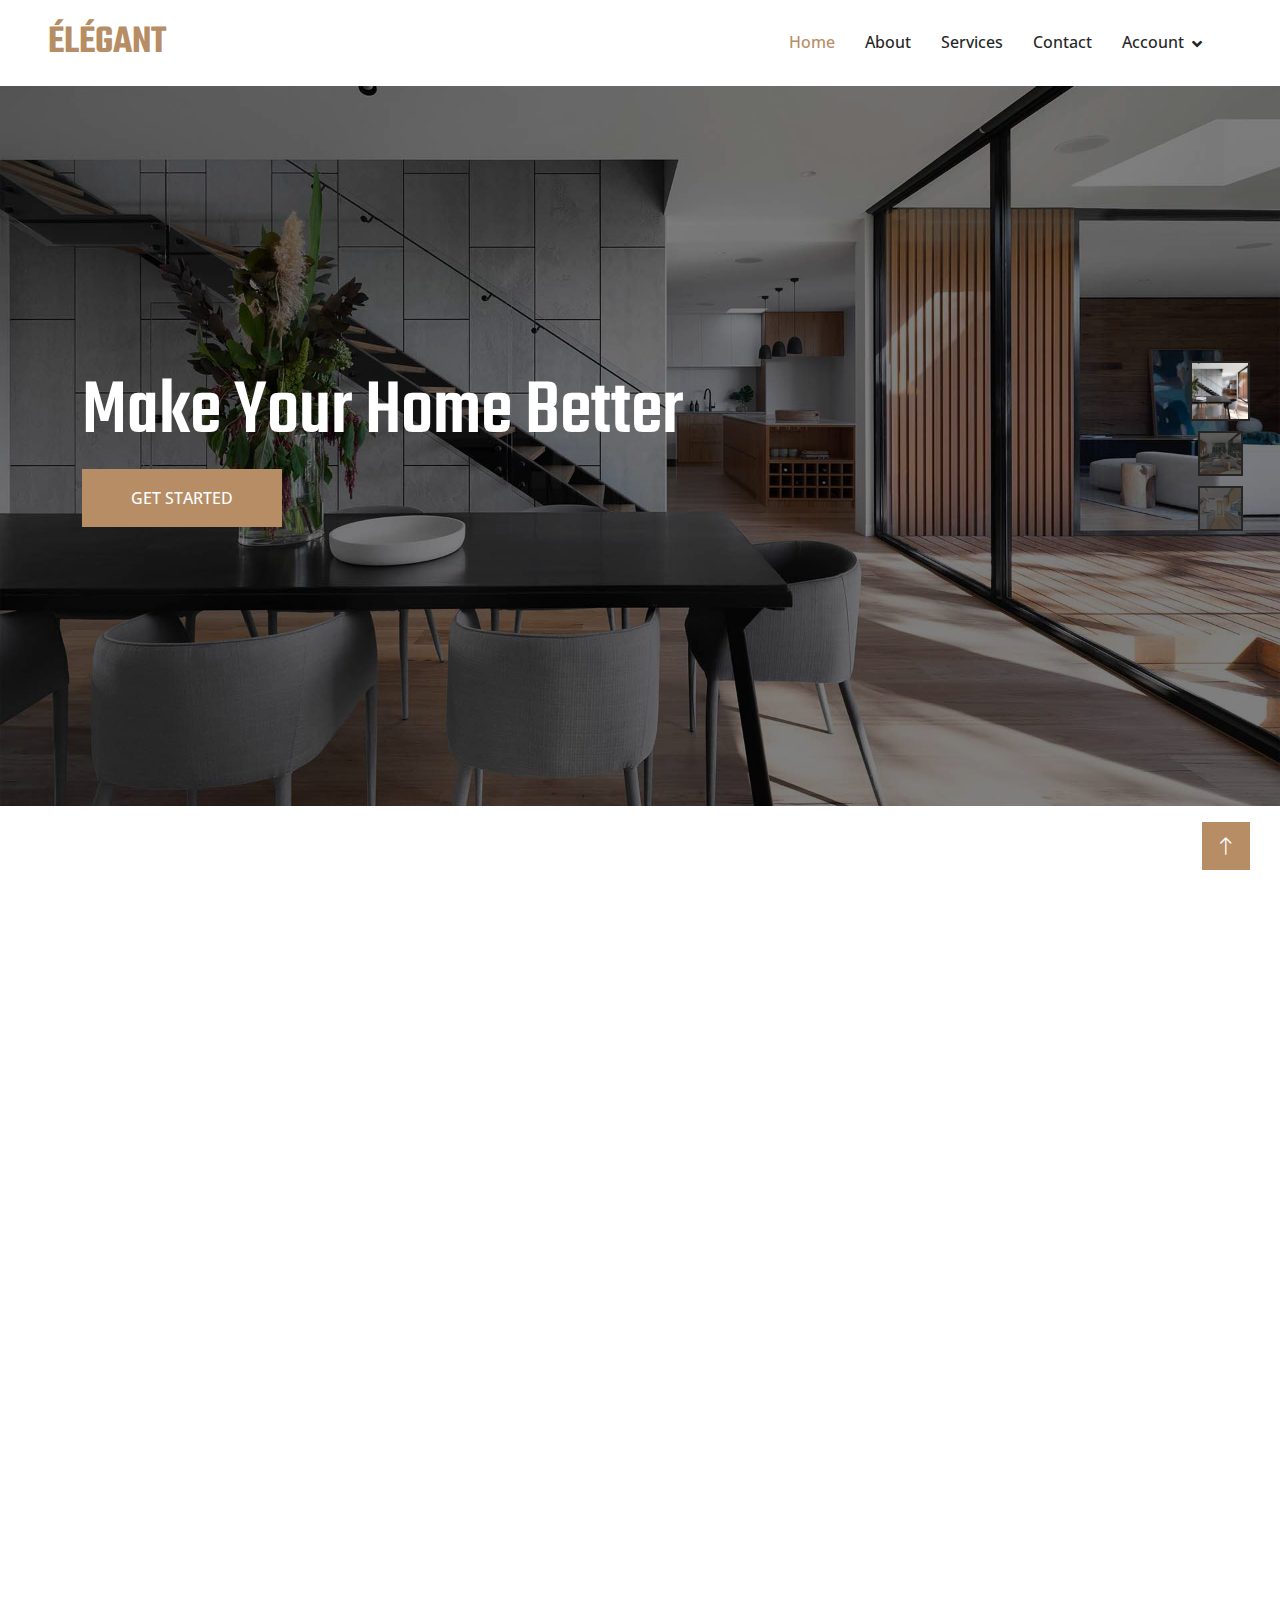
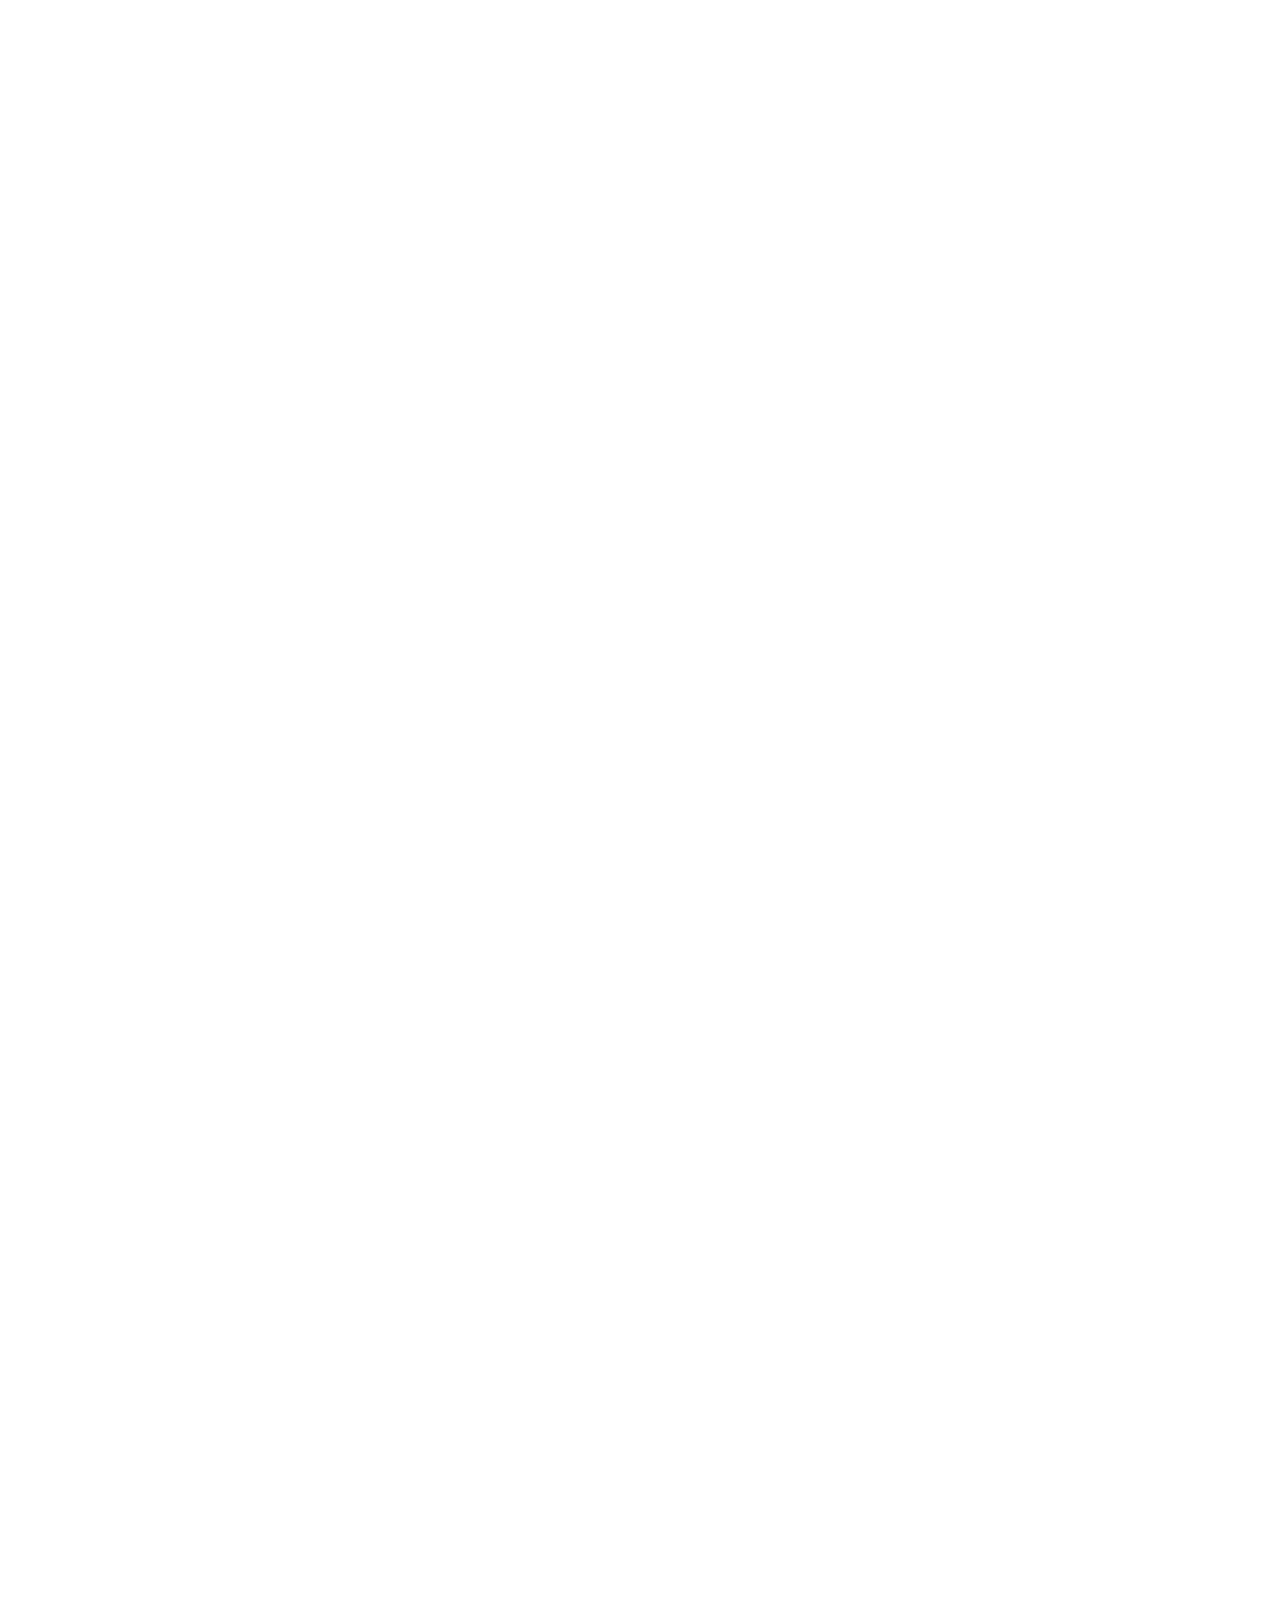
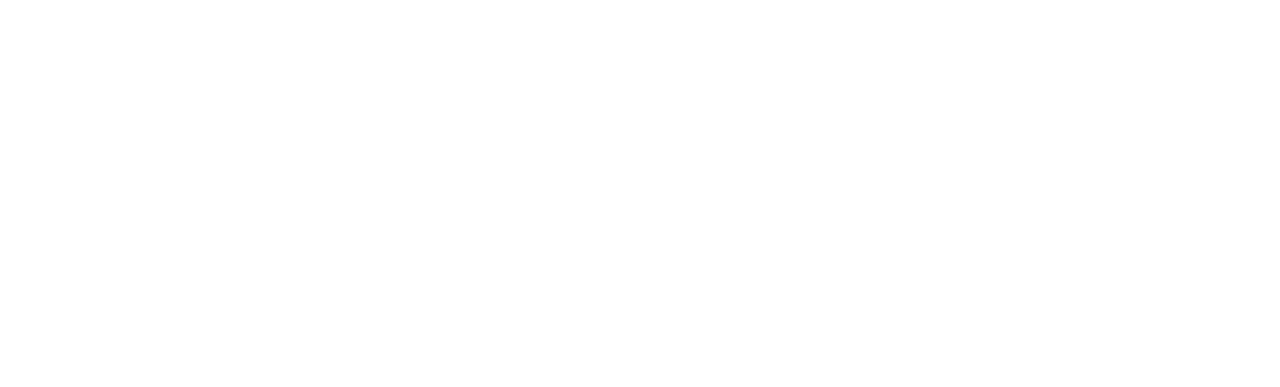
<file: Masterpiece/index.html>
<!DOCTYPE html>
<html lang="en">

<head>
    <meta charset="utf-8">
    <title>élégant design</title>
    <meta content="width=device-width, initial-scale=1.0" name="viewport">
    <meta content="" name="keywords">
    <meta content="" name="description">

    <!-- Favicon -->
    <link href="img/icons/furniture.jpg" rel="icon">

    <!-- Google Web Fonts -->
    <link rel="preconnect" href="https://fonts.googleapis.com">
    <link rel="preconnect" href="https://fonts.gstatic.com" crossorigin>
    <link
        href="https://fonts.googleapis.com/css2?family=Open+Sans:wght@400;500;600&family=Teko:wght@400;500;600&display=swap"
        rel="stylesheet">

    <!-- Icon Font Stylesheet -->
    <link href="https://cdnjs.cloudflare.com/ajax/libs/font-awesome/5.10.0/css/all.min.css" rel="stylesheet">
    <link href="https://cdn.jsdelivr.net/npm/bootstrap-icons@1.4.1/font/bootstrap-icons.css" rel="stylesheet">

    <!-- Libraries Stylesheet -->
    <link href="lib/animate/animate.min.css" rel="stylesheet">
    <link href="lib/owlcarousel/assets/owl.carousel.min.css" rel="stylesheet">
    <link href="lib/tempusdominus/css/tempusdominus-bootstrap-4.min.css" rel="stylesheet" />

    <!-- Customized Bootstrap Stylesheet -->
    <link href="css/bootstrap.min.css" rel="stylesheet">

    <!-- Template Stylesheet -->
    <link href="css/style.css" rel="stylesheet">
</head>

<body>
    <!-- Spinner Start -->
    <div id="spinner"
        class="show bg-white position-fixed translate-middle w-100 vh-100 top-50 start-50 d-flex align-items-center justify-content-center">
        <div class="spinner-border position-relative text-primary" style="width: 6rem; height: 6rem;" role="status">
        </div>
        <img class="position-absolute top-50 start-50 translate-middle" src="img/icons/icon-1.png" alt="Icon">
    </div>
    <!-- Spinner End -->


    <!-- Topbar Start -->
    


    <!-- Navbar Start -->
    <nav class="navbar navbar-expand-lg bg-white navbar-light sticky-top py-lg-0 px-lg-5 wow fadeIn"
        data-wow-delay="0.1s">
        <a href="index.html" class="navbar-brand ms-4 ms-lg-0">
            <h1 class="text-primary m-0" style="text-transform:uppercase;">élégant</h1>
        </a>
       
        <button type="button" class="navbar-toggler me-4" data-bs-toggle="collapse" data-bs-target="#navbarCollapse">
            <span class="navbar-toggler-icon"></span>
        </button>
        <div class="collapse navbar-collapse" id="navbarCollapse">
            <div class="navbar-nav ms-auto p-4 p-lg-0">
                <a href="index.html" class="nav-item nav-link active">Home</a>
                <a href="about.html" class="nav-item nav-link">About</a>
                <a href="service.html" class="nav-item nav-link">Services</a>
                <a href="contact.html" class="nav-item nav-link">Contact</a>
                <div class="nav-item dropdown">
                    <a href="#" class="nav-link dropdown-toggle" data-bs-toggle="dropdown">Account</a>
                    <div class="dropdown-menu border-0 m-0">
                        <a href="register.html" class="dropdown-item">Register</a>
                        <a href="login.html" class="dropdown-item">Login</a>
                       
                    </div>
                </div>
            </div>
           
        </div>
    </nav>
    <!-- Navbar End -->


    <!-- Carousel Start -->
    <div class="container-fluid p-0 pb-5 wow fadeIn" data-wow-delay="0.1s">
        <div class="owl-carousel header-carousel position-relative">
            <div class="owl-carousel-item position-relative" data-dot="<img src='img/carousel-1.jpg'>">
                <img class="img-fluid" src="img/carousel-1.jpg" alt="">
                <div class="owl-carousel-inner">
                    <div class="container">
                        <div class="row justify-content-start">
                            <div class="col-10 col-lg-8">
                                <h4 class="display-1 text-white animated slideInDown">Make Your Home Better
                                   </h4>
                                
                                <a href="service.html" class="btn btn-primary py-3 px-5 animated slideInLeft">GET STARTED</a>
                            </div>
                        </div>
                    </div>
                </div>
            </div>
            <div class="owl-carousel-item position-relative" data-dot="<img src='img/carousel-2.jpg'>">
                <img class="img-fluid" src="img/carousel-2.jpg" alt="">
                <div class="owl-carousel-inner">
                    <div class="container">
                        <div class="row justify-content-start">
                            <div class="col-10 col-lg-8">
                                <h4 class="display-1 text-white animated slideInDown">Stay At Home In Peace</h4>
                               
                                <a href="service.html" class="btn btn-primary py-3 px-5 animated slideInLeft">GET STARTED</a>
                            </div>
                        </div>
                    </div>
                </div>
            </div>
            <div class="owl-carousel-item position-relative" data-dot="<img src='img/carousel-3.jpg'>">
                <img class="img-fluid" src="img/carousel-3.jpg" alt="">
                <div class="owl-carousel-inner">
                    <div class="container">
                        <div class="row justify-content-start">
                            <div class="col-10 col-lg-8">
                                <h4 class="display-1 text-white animated slideInDown">LightUp Your Design</h4>
                                
                                <a href="service.html" class="btn btn-primary py-3 px-5 animated slideInLeft">GET STARTED</a>
                            </div>
                        </div>
                    </div>
                </div>
            </div>
        </div>
    </div>
    <!-- Carous <!-- Service Start -->
    <div class="container-xxl py-5">
        <div class="container">
            <div class="text-center mx-auto mb-5 wow fadeInUp" data-wow-delay="0.1s" style="max-width: 600px;">
                <h3 class="section-title">Our Category</h3>
              
            </div>
            <div class="row g-4">
                <div class="col-lg-4 col-md-6 wow fadeInUp" data-wow-delay="0.1s">
                    <div class="service-item d-flex position-relative text-center h-100">
                        <img class="bg-img" src="img/living.jpg" alt="">
                        <div class="service-text p-5">
                            <img class="mb-4" src="img/icons/living-room.png" alt="Icon">
                            <h3 class="mb-3">Living Room</h3>
                            <p class="mb-4">Erat ipsum justo amet duo et elitr dolor, est duo duo eos lorem sed diam stet diam sed stet.</p>
                            <a class="btn" href=""><i class="fa fa-plus text-primary me-3"></i>See More</a>
                        </div>
                    </div>
                </div>
                <div class="col-lg-4 col-md-6 wow fadeInUp" data-wow-delay="0.3s">
                    <div class="service-item d-flex position-relative text-center h-100">
                        <img class="bg-img" src="img/project-3.jpg" alt="">
                        <div class="service-text p-5">
                            <img class="mb-4" src="img/icons/chair.png" alt="Icon">
                            <h3 class="mb-3">Dining Room</h3>
                            <p class="mb-4">Erat ipsum justo amet duo et elitr dolor, est duo duo eos lorem sed diam stet diam sed stet.</p>
                            <a class="btn" href=""><i class="fa fa-plus text-primary me-3"></i>See More</a>
                        </div>
                    </div>
                </div>
                <div class="col-lg-4 col-md-6 wow fadeInUp" data-wow-delay="0.5s">
                    <div class="service-item d-flex position-relative text-center h-100">
                        <img class="bg-img" src="img/project-2.jpg" alt="">
                        <div class="service-text p-5">
                            <img class="mb-4" src="img/icons/kitchen.png" alt="Icon">
                            <h3 class="mb-3">kitchen</h3>
                            <p class="mb-4">Erat ipsum justo amet duo et elitr dolor, est duo duo eos lorem sed diam stet diam sed stet.</p>
                            <a class="btn" href=""><i class="fa fa-plus text-primary me-3"></i>See More</a>
                        </div>
                    </div>
                </div>
                <div class="col-lg-4 col-md-6 wow fadeInUp" data-wow-delay="0.1s">
                    <div class="service-item d-flex position-relative text-center h-100">
                        <img class="bg-img" src="img/bed2.jpg" alt="">
                        <div class="service-text p-5">
                            <img class="mb-4" src="img/icons/double-bed.png" alt="Icon">
                            <h3 class="mb-3">Bedroom</h3>
                            <p class="mb-4">Erat ipsum justo amet duo et elitr dolor, est duo duo eos lorem sed diam stet diam sed stet.</p>
                            <a class="btn" href=""><i class="fa fa-plus text-primary me-3"></i>See More</a>
                        </div>
                    </div>
                </div>
                <div class="col-lg-4 col-md-6 wow fadeInUp" data-wow-delay="0.3s">
                    <div class="service-item d-flex position-relative text-center h-100">
                        <img class="bg-img" src="img/bath.jpg" alt="">
                        <div class="service-text p-5">
                            <img class="mb-4" src="img/icons/bathroom.png" alt="Icon">
                            <h3 class="mb-3">Hallway & Bathroom</h3>
                            <p class="mb-4">Erat ipsum justo amet duo et elitr dolor, est duo duo eos lorem sed diam stet diam sed stet.</p>
                            <a class="btn" href=""><i class="fa fa-plus text-primary me-3"></i>See More</a>
                        </div>
                    </div>
                </div>
                <div class="col-lg-4 col-md-6 wow fadeInUp" data-wow-delay="0.5s">
                    <div class="service-item d-flex position-relative text-center h-100">
                        <img class="bg-img" src="img/about.jpg" alt="">
                        <div class="service-text p-5">
                            <img class="mb-4" src="img/icons/workspace.png" alt="Icon">
                            <h3 class="mb-3">Work place</h3>
                            <p class="mb-4">Erat ipsum justo amet duo et elitr dolor, est duo duo eos lorem sed diam stet diam sed stet.</p>
                            <a class="btn" href=""><i class="fa fa-plus text-primary me-3"></i>See More</a>
                        </div>
                    </div>
                </div>
            </div>
        </div>
    </div>
    <!-- Service End -->


  


   


  


    <!-- Project Start -->
    <div class="container-xxl project py-5">
        <div class="container">
            <div class="text-center mx-auto mb-5 wow fadeInUp" data-wow-delay="0.1s" style="max-width: 600px;">
                <h4 class="section-title">Our Projects</h4>
                <h1 class="display-5 mb-4"> Our Latest Projects And Our Innovative Works</h1>
            </div>
            <div class="row g-4 wow fadeInUp" data-wow-delay="0.3s">
                <div class="col-lg-4">
                    <div class="nav nav-pills d-flex justify-content-between w-100 h-100 me-4">
                        <button class="nav-link w-100 d-flex align-items-center text-start p-4 mb-4 active"
                            data-bs-toggle="pill" data-bs-target="#tab-pane-1" type="button">
                            <h3 class="m-0">01. Living Room</h3>
                        </button>
                        <button class="nav-link w-100 d-flex align-items-center text-start p-4 mb-4"
                            data-bs-toggle="pill" data-bs-target="#tab-pane-2" type="button">
                            <h3 class="m-0">02.  Dining Room </h3>
                        </button>
                        <button class="nav-link w-100 d-flex align-items-center text-start p-4 mb-4"
                            data-bs-toggle="pill" data-bs-target="#tab-pane-3" type="button">
                            <h3 class="m-0">03. kitchen</h3>
                        </button>
                        <button class="nav-link w-100 d-flex align-items-center text-start p-4 mb-0"
                            data-bs-toggle="pill" data-bs-target="#tab-pane-4" type="button">
                            <h3 class="m-0">04. Bedroom</h3>
                        </button>
                    </div>
                </div>
                <div class="col-lg-8">
                    <div class="tab-content w-100">
                        <div class="tab-pane fade show active" id="tab-pane-1">
                            <div class="row g-4">
                                <div class="col-md-6" style="min-height: 350px;">
                                    <div class="position-relative h-100">
                                        <img class="position-absolute img-fluid w-100 h-100" src="img/living1.jpg"
                                            style="object-fit: cover;" alt="">
                                    </div>
                                </div>
                                <div class="col-md-6">
                                    
                                    <p class="mb-4">Tempor erat elitr rebum at clita. Diam dolor diam ipsum sit. Aliqu
                                        diam amet diam et eos. Clita erat ipsum et lorem et sit, sed stet lorem sit
                                        clita duo justo magna dolore erat amet</p>
                                    <p><i class="fa fa-check text-primary me-3"></i>Design Approach</p>
                                    <p><i class="fa fa-check text-primary me-3"></i>Innovative Solutions</p>
                                    <a href="project.html" class="btn btn-primary py-3 px-5 mt-3">See More</a>
                                </div>
                            </div>
                        </div>
                        <div class="tab-pane fade" id="tab-pane-2">
                            <div class="row g-4">
                                <div class="col-md-6" style="min-height: 350px;">
                                    <div class="position-relative h-100">
                                        <img class="position-absolute img-fluid w-100 h-100" src="img/dining.jpg"
                                            style="object-fit: cover;" alt="">
                                    </div>
                                </div>
                               
                            </div>
                        </div>
                        <div class="tab-pane fade" id="tab-pane-3">
                            <div class="row g-4">
                                <div class="col-md-6" style="min-height: 350px;">
                                    <div class="position-relative h-100">
                                        <img class="position-absolute img-fluid w-100 h-100" src="img/car2.jpg"
                                            style="object-fit: cover;" alt="">
                                    </div>
                                </div>
                                
                                    
                            </div>
                        </div>
                        <div class="tab-pane fade" id="tab-pane-4">
                            <div class="row g-4">
                                <div class="col-md-6" style="min-height: 350px;">
                                    <div class="position-relative h-100">
                                        <img class="position-absolute img-fluid w-100 h-100" src="img/bed.jpg"
                                            style="object-fit: cover;" alt="">
                                    </div>
                                </div>
                               
                            </div>
                        </div>
                    </div>
                </div>
            </div>
        </div>
    </div>
    <!-- Project End -->


  


    


    <!-- Testimonial Start -->
    <div class="container-xxl py-5">
        <div class="container">
            <div class="text-center mx-auto mb-5 wow fadeInUp" data-wow-delay="0.1s" style="max-width: 600px;">
                <h4 class="section-title">Testimonial</h4>
                <h1 class="display-5 mb-4">Thousands Of Customers Who Trust Us And Our Services</h1>
            </div>
            <div class="owl-carousel testimonial-carousel wow fadeInUp" data-wow-delay="0.1s">
                <div class="testimonial-item text-center"
                    data-dot="<img class='img-fluid' src='img/testimonial-1.jpg' alt=''>">
                    <p class="fs-5">Clita clita tempor justo dolor ipsum amet kasd amet duo justo duo duo labore sed
                        sed. Magna ut diam sit et amet stet eos sed clita erat magna elitr erat sit sit erat at rebum
                        justo sea clita.</p>
                    <h3>Client Name</h3>
                    <span class="text-primary">Profession</span>
                </div>
                <div class="testimonial-item text-center"
                    data-dot="<img class='img-fluid' src='img/testimonial-2.jpg' alt=''>">
                    <p class="fs-5">Clita clita tempor justo dolor ipsum amet kasd amet duo justo duo duo labore sed
                        sed. Magna ut diam sit et amet stet eos sed clita erat magna elitr erat sit sit erat at rebum
                        justo sea clita.</p>
                    <h3>Client Name</h3>
                    <span class="text-primary">Profession</span>
                </div>
                <div class="testimonial-item text-center"
                    data-dot="<img class='img-fluid' src='img/testimonial-3.jpg' alt=''>">
                    <p class="fs-5">Clita clita tempor justo dolor ipsum amet kasd amet duo justo duo duo labore sed
                        sed. Magna ut diam sit et amet stet eos sed clita erat magna elitr erat sit sit erat at rebum
                        justo sea clita.</p>
                    <h3>Client Name</h3>
                    <span class="text-primary">Profession</span>
                </div>
            </div>
        </div>
    </div>
    <!-- Testimonial End -->


    <!-- Footer Start -->
    <div class="container-fluid bg-dark text-body footer mt-5 pt-5 px-0 wow fadeIn" data-wow-delay="0.1s">
        <div class="container py-5">
            <div class="row g-5">
                <div class="col-lg-3 col-md-6">
                    <h3 class="text-light mb-4">Address</h3>
                    <p class="mb-2"><i class="fa fa-map-marker-alt text-primary me-3"></i>123 Street, New York, USA</p>
                    <p class="mb-2"><i class="fa fa-phone-alt text-primary me-3"></i>+012 345 67890</p>
                    <p class="mb-2"><i class="fa fa-envelope text-primary me-3"></i>info@example.com</p>
                    <div class="d-flex pt-2">
                        <a class="btn btn-square btn-outline-body me-1" href=""><i class="fab fa-twitter"></i></a>
                        <a class="btn btn-square btn-outline-body me-1" href=""><i class="fab fa-facebook-f"></i></a>
                        <a class="btn btn-square btn-outline-body me-1" href=""><i class="fab fa-youtube"></i></a>
                        <a class="btn btn-square btn-outline-body me-0" href=""><i class="fab fa-linkedin-in"></i></a>
                    </div>
                </div>
                <div class="col-lg-3 col-md-6">
                    <h3 class="text-light mb-4">Services</h3>
                    <a class="btn btn-link" href="">Architecture</a>
                    <a class="btn btn-link" href="">3D Animation</a>
                    <a class="btn btn-link" href="">House Planning</a>
                    <a class="btn btn-link" href="">Interior Design</a>
                    <a class="btn btn-link" href="">Construction</a>
                </div>
                <div class="col-lg-3 col-md-6">
                    <h3 class="text-light mb-4">Quick Links</h3>
                    <a class="btn btn-link" href="">About Us</a>
                    <a class="btn btn-link" href="">Contact Us</a>
                    <a class="btn btn-link" href="">Our Services</a>
                    <a class="btn btn-link" href="">Terms & Condition</a>
                    <a class="btn btn-link" href="">Support</a>
                </div>
                <div class="col-lg-3 col-md-6">
                    <h3 class="text-light mb-4">Newsletter</h3>
                    <p>Dolor amet sit justo amet elitr clita ipsum elitr est.</p>
                    <div class="position-relative mx-auto" style="max-width: 400px;">
                        <input class="form-control bg-transparent w-100 py-3 ps-4 pe-5" type="text"
                            placeholder="Your email">
                        <button type="button"
                            class="btn btn-primary py-2 position-absolute top-0 end-0 mt-2 me-2">SignUp</button>
                    </div>
                </div>
            </div>
        </div>
        <div class="container-fluid copyright">
            <div class="container">
                <div class="row">
                    <div class="col-md-6 text-center text-md-start mb-3 mb-md-0">
                        &copy; <a href="#">Your Site Name</a>, All Right Reserved.
                    </div>
                    <div class="col-md-6 text-center text-md-end">
                        <!--/*** This template is free as long as you keep the footer author’s credit link/attribution link/backlink. If you'd like to use the template without the footer author’s credit link/attribution link/backlink, you can purchase the Credit Removal License from "https://htmlcodex.com/credit-removal". Thank you for your support. ***/-->
                        Designed By <a href="https://htmlcodex.com">HTML Codex</a>
                        <br> Distributed By: <a class="border-bottom" href="https://themewagon.com"
                            target="_blank">ThemeWagon</a>
                    </div>
                </div>
            </div>
        </div>
    </div>
    <!-- Footer End -->


    <!-- Back to Top -->
    <a href="#" class="btn btn-lg btn-primary btn-lg-square back-to-top"><i class="bi bi-arrow-up"></i></a>


    <!-- JavaScript Libraries -->
    <script src="https://code.jquery.com/jquery-3.4.1.min.js"></script>
    <script src="https://cdn.jsdelivr.net/npm/bootstrap@5.0.0/dist/js/bootstrap.bundle.min.js"></script>
    <script src="lib/wow/wow.min.js"></script>
    <script src="lib/easing/easing.min.js"></script>
    <script src="lib/waypoints/waypoints.min.js"></script>
    <script src="lib/counterup/counterup.min.js"></script>
    <script src="lib/owlcarousel/owl.carousel.min.js"></script>
    <script src="lib/tempusdominus/js/moment.min.js"></script>
    <script src="lib/tempusdominus/js/moment-timezone.min.js"></script>
    <script src="lib/tempusdominus/js/tempusdominus-bootstrap-4.min.js"></script>

    <!-- Template Javascript -->
    <script src="js/main.js"></script>
</body>

</html>
</file>
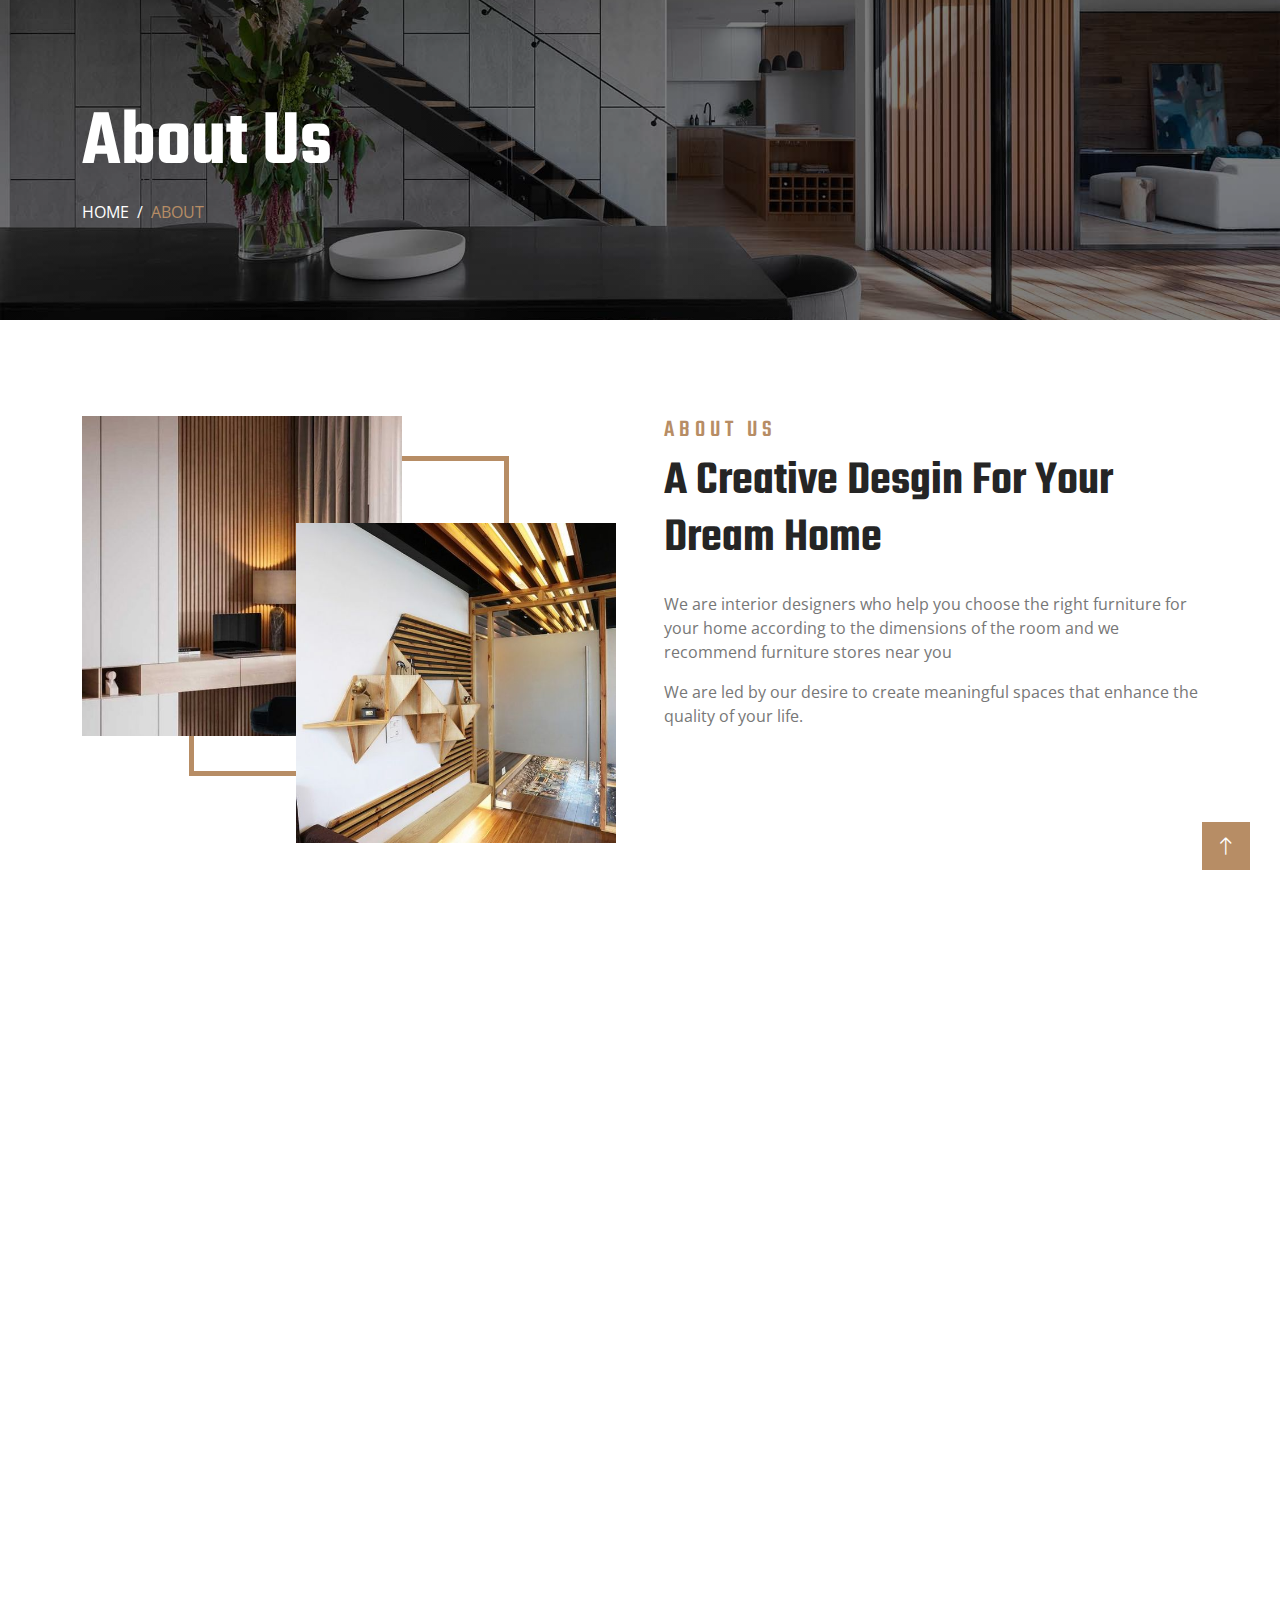
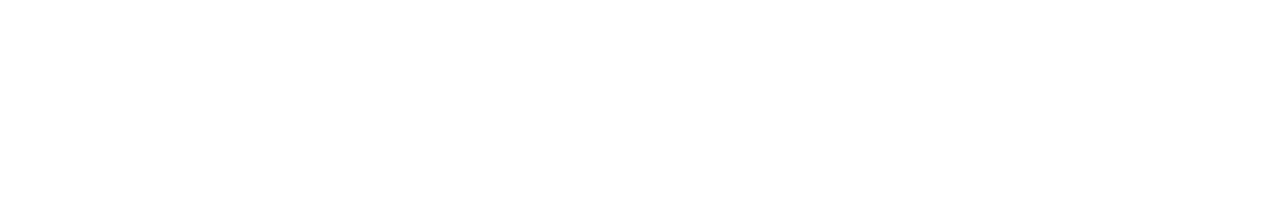
<file: Masterpiece/about.html>
<!DOCTYPE html>
<html lang="en">

<head>
    <meta charset="utf-8">
    <title>élégant design</title>

    <meta content="width=device-width, initial-scale=1.0" name="viewport">
    <meta content="" name="keywords">
    <meta content="" name="description">

    <!-- Favicon -->
    <link href="img/favicon.ico" rel="icon">

    <!-- Google Web Fonts -->
    <link rel="preconnect" href="https://fonts.googleapis.com">
    <link rel="preconnect" href="https://fonts.gstatic.com" crossorigin>
    <link
        href="https://fonts.googleapis.com/css2?family=Open+Sans:wght@400;500;600&family=Teko:wght@400;500;600&display=swap"
        rel="stylesheet">

    <!-- Icon Font Stylesheet -->
    <link href="https://cdnjs.cloudflare.com/ajax/libs/font-awesome/5.10.0/css/all.min.css" rel="stylesheet">
    <link href="https://cdn.jsdelivr.net/npm/bootstrap-icons@1.4.1/font/bootstrap-icons.css" rel="stylesheet">

    <!-- Libraries Stylesheet -->
    <link href="lib/animate/animate.min.css" rel="stylesheet">
    <link href="lib/owlcarousel/assets/owl.carousel.min.css" rel="stylesheet">
    <link href="lib/tempusdominus/css/tempusdominus-bootstrap-4.min.css" rel="stylesheet" />

    <!-- Customized Bootstrap Stylesheet -->
    <link href="css/bootstrap.min.css" rel="stylesheet">

    <!-- Template Stylesheet -->
    <link href="css/style.css" rel="stylesheet">
</head>

<body>
    <!-- Spinner Start -->
    <div id="spinner"
        class="show bg-white position-fixed translate-middle w-100 vh-100 top-50 start-50 d-flex align-items-center justify-content-center">
        <div class="spinner-border position-relative text-primary" style="width: 6rem; height: 6rem;" role="status">
        </div>
        <img class="position-absolute top-50 start-50 translate-middle" src="img/icons/icon-1.png" alt="Icon">
    </div>
    <!-- Spinner End -->





   
    <!-- Page Header Start -->
    <div class="container-fluid page-header py-5 mb-5 wow fadeIn" data-wow-delay="0.1s">
        <div class="container py-5">
            <h1 class="display-1 text-white animated slideInDown">About Us</h1>
            <nav aria-label="breadcrumb animated slideInDown">
                <ol class="breadcrumb text-uppercase mb-0">
                    <li class="breadcrumb-item"><a class="text-white" href="index.html">Home</a></li>
                    <li class="breadcrumb-item text-primary active" aria-current="page">About</li>
                </ol>
            </nav>
        </div>
    </div>
    <!-- Page Header End -->


    <!-- About Start -->
    <div class="container-xxl py-5">
        <div class="container">
            <div class="row g-5">
                <div class="col-lg-6 wow fadeIn" data-wow-delay="0.1s">
                    <div class="about-img">
                        <img class="img-fluid" src="img/about22.jpg" alt="">
                        <img class="img-fluid" src="img/about11.jpg" alt="">
                    </div>
                </div>
                <div class="col-lg-6 wow fadeIn" data-wow-delay="0.5s">
                    <h4 class="section-title">About Us</h4>
                    <h1 class="display-5 mb-4">A Creative Desgin For Your Dream Home</h1>
                    <p>We are interior designers who help you choose the right furniture for your home according to the dimensions of the room and we recommend furniture stores near you</p>
                    <p class="mb-4">We are led by our desire to create meaningful spaces that enhance the quality of your life.
                    </p>
                    
                </div>
            </div>
        </div>
    </div>
    <!-- About End -->

  <!-- Facts Start -->
  <div class="container-xxl py-5 mt-5">
    <div class="container pt-5">
        <div class="row g-6">
            <div class="col-lg-6 col-md-6 wow fadeInUp" data-wow-delay="0.1s">
                <div class="fact-item text-center bg-light h-100 p-5 pt-0">
                    <div class="fact-icon">
                        <img src="img/icons/mission.png" alt="Icon">
                    </div>
                    <h3 class="mb-3">Our Mission</h3>
                    <p class="mb-0">Erat ipsum justo amet duo et elitr dolor, est duo duo eos lorem sed diam stet
                        diam sed stet.</p>
                </div>
            </div>
            <div class="col-lg-6 col-md-6 wow fadeInUp" data-wow-delay="0.3s">
                <div class="fact-item text-center bg-light h-100 p-5 pt-0">
                    <div class="fact-icon">
                        <img src="img/icons/vision.png" alt="Icon">
                    </div>
                    <h3 class="mb-3">Our Vission</h3>
                    <p class="mb-0">Erat ipsum justo amet duo et elitr dolor, est duo duo eos lorem sed diam stet
                        diam sed stet.</p>
                </div>
            </div>
          
        </div>
    </div>
</div>
<!-- Facts End -->
    <!-- Feature Start -->
    <div class="container-xxl py-5" style="margin: top 5%; ">
        <div class="container">
            <div class="row g-5">
                <div class="d-flex justify-content-center">
                <div class="col-lg-6 wow fadeInUp" data-wow-delay="0.1s">
                    <h4 class="section-title">Why Choose Us!</h4>
                    <h1 class="display-5 mb-4">Why You Should Trust Us?</h1>
                    <p class="mb-4">We Focused On Modern Interior Design!
                    </p>
                    <div class="row g-4">
                        <div class="col-6">
                            <div class="d-flex align-items-start">
                                <img class="flex-shrink-0" src="img/icons/icon-2.png" alt="Icon">
                                <div class="ms-4">
                                    <h5>Design Approach</h5>
                                    <p class="mb-0">Erat ipsum justo amet duo et elitr dolor, est duo duo eos lorem sed diam stet diam sed stet.</p>

                                </div>
                            </div>
                        </div>
                        <div class="col-6">
                            <div class="d-flex align-items-start">
                                <img class="flex-shrink-0" src="img/icons/icon-3.png" alt="Icon">
                                <div class="ms-4">
                                    <h5>Innovative Solutions</h5>
                                    <p class="mb-0">Erat ipsum justo amet duo et elitr dolor, est duo duo eos lorem sed diam stet diam sed stet.</p>

                                </div>
                            </div>
                        </div>
                        <div class="col-12">
                            <div class="d-flex align-items-start">
                                <img class="flex-shrink-0" src="img/icons/icon-4.png" alt="Icon">
                                <div class="ms-4">
                                    <h5>Recommendation Stores</h5>
                                    <p class="mb-0">Erat ipsum justo amet duo et elitr dolor, est duo duo eos lorem sed diam stet diam sed stet.</p>

                                </div>
                            </div>
                        </div>
                    </div>
                </div>
            </div>
            </div>
        </div>
    </div>
    <!-- Feature End -->


    


   


    <!-- Back to Top -->
    <a href="#" class="btn btn-lg btn-primary btn-lg-square back-to-top"><i class="bi bi-arrow-up"></i></a>


    <!-- JavaScript Libraries -->
    <script src="https://code.jquery.com/jquery-3.4.1.min.js"></script>
    <script src="https://cdn.jsdelivr.net/npm/bootstrap@5.0.0/dist/js/bootstrap.bundle.min.js"></script>
    <script src="lib/wow/wow.min.js"></script>
    <script src="lib/easing/easing.min.js"></script>
    <script src="lib/waypoints/waypoints.min.js"></script>
    <script src="lib/counterup/counterup.min.js"></script>
    <script src="lib/owlcarousel/owl.carousel.min.js"></script>
    <script src="lib/tempusdominus/js/moment.min.js"></script>
    <script src="lib/tempusdominus/js/moment-timezone.min.js"></script>
    <script src="lib/tempusdominus/js/tempusdominus-bootstrap-4.min.js"></script>

    <!-- Template Javascript -->
    <script src="js/main.js"></script>
</body>

</html>
</file>
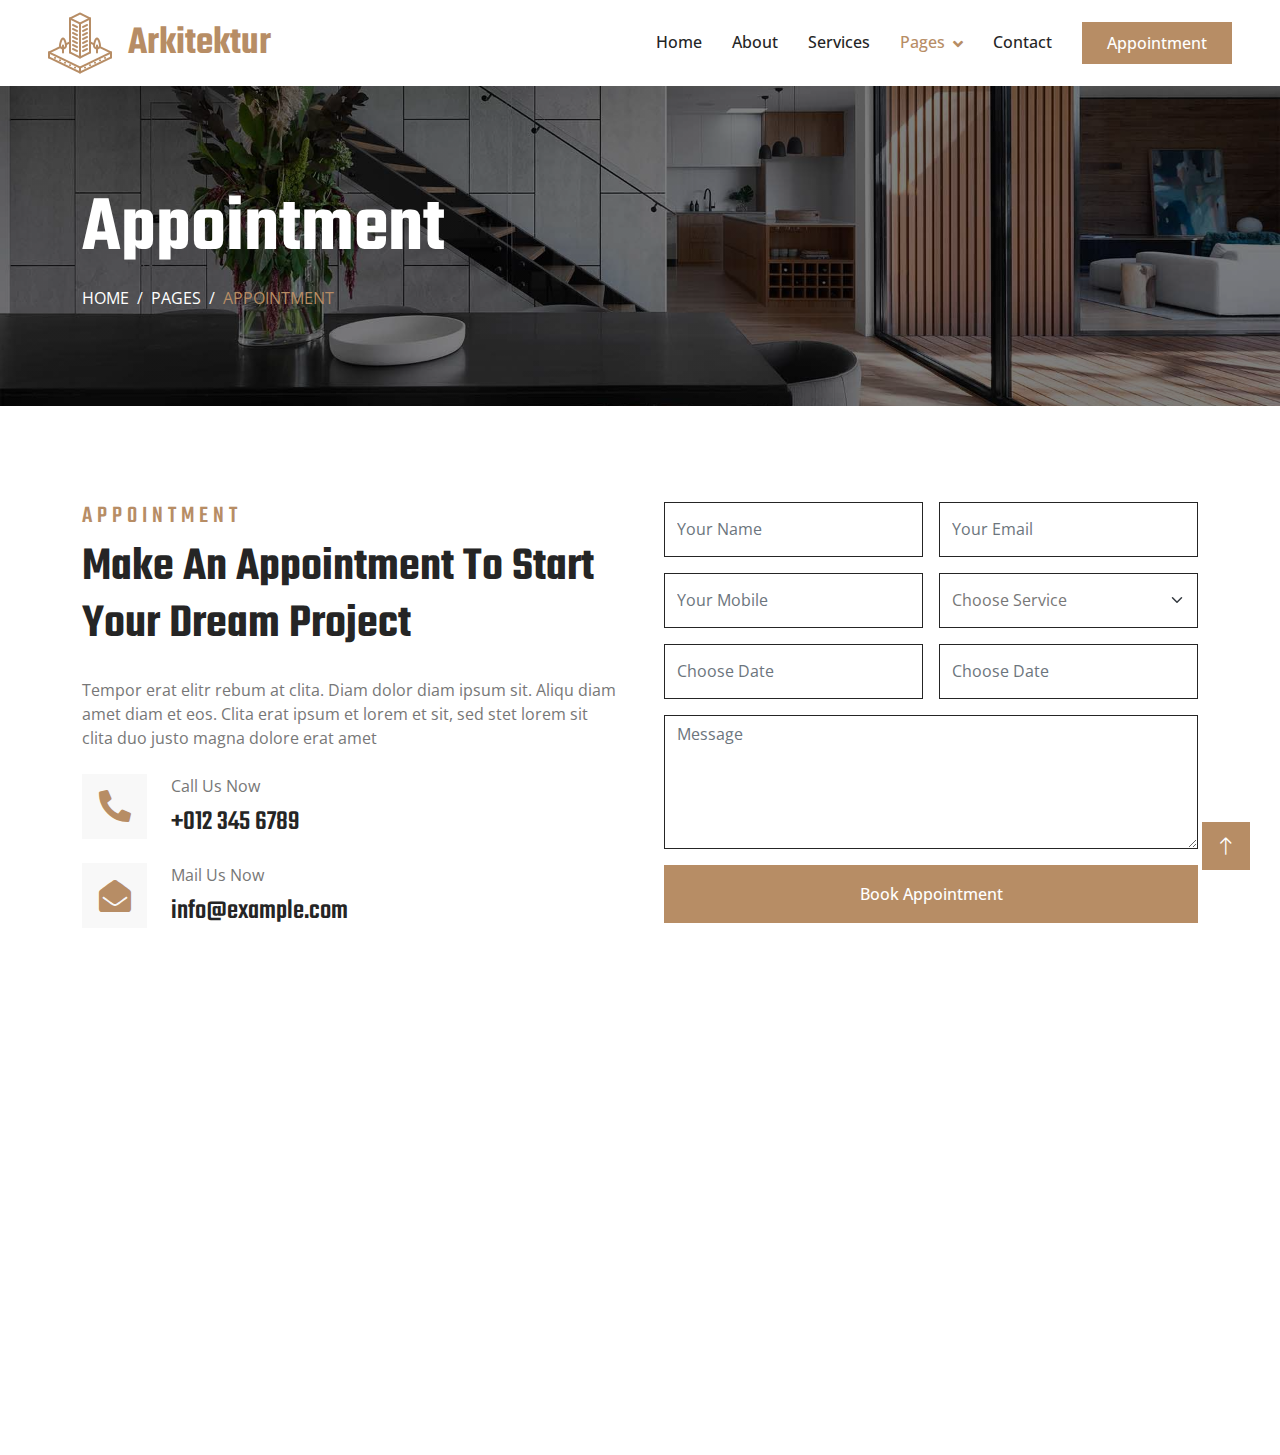
<file: Masterpiece/appointment.html>
<!DOCTYPE html>
<html lang="en">

<head>
    <meta charset="utf-8">
    <title>Arkitektur - Architecture HTML Template</title>
    <meta content="width=device-width, initial-scale=1.0" name="viewport">
    <meta content="" name="keywords">
    <meta content="" name="description">

    <!-- Favicon -->
    <link href="img/favicon.ico" rel="icon">

    <!-- Google Web Fonts -->
    <link rel="preconnect" href="https://fonts.googleapis.com">
    <link rel="preconnect" href="https://fonts.gstatic.com" crossorigin>
    <link href="https://fonts.googleapis.com/css2?family=Open+Sans:wght@400;500;600&family=Teko:wght@400;500;600&display=swap" rel="stylesheet">

    <!-- Icon Font Stylesheet -->
    <link href="https://cdnjs.cloudflare.com/ajax/libs/font-awesome/5.10.0/css/all.min.css" rel="stylesheet">
    <link href="https://cdn.jsdelivr.net/npm/bootstrap-icons@1.4.1/font/bootstrap-icons.css" rel="stylesheet">

    <!-- Libraries Stylesheet -->
    <link href="lib/animate/animate.min.css" rel="stylesheet">
    <link href="lib/owlcarousel/assets/owl.carousel.min.css" rel="stylesheet">
    <link href="lib/tempusdominus/css/tempusdominus-bootstrap-4.min.css" rel="stylesheet" />

    <!-- Customized Bootstrap Stylesheet -->
    <link href="css/bootstrap.min.css" rel="stylesheet">

    <!-- Template Stylesheet -->
    <link href="css/style.css" rel="stylesheet">
</head>

<body>
    <!-- Spinner Start -->
    <div id="spinner" class="show bg-white position-fixed translate-middle w-100 vh-100 top-50 start-50 d-flex align-items-center justify-content-center">
        <div class="spinner-border position-relative text-primary" style="width: 6rem; height: 6rem;" role="status"></div>
        <img class="position-absolute top-50 start-50 translate-middle" src="img/icons/icon-1.png" alt="Icon">
    </div>
    <!-- Spinner End -->


   

    <!-- Navbar Start -->
    <nav class="navbar navbar-expand-lg bg-white navbar-light sticky-top py-lg-0 px-lg-5 wow fadeIn" data-wow-delay="0.1s">
        <a href="index.html" class="navbar-brand ms-4 ms-lg-0">
            <h1 class="text-primary m-0"><img class="me-3" src="img/icons/icon-1.png" alt="Icon">Arkitektur</h1>
        </a>
        <button type="button" class="navbar-toggler me-4" data-bs-toggle="collapse" data-bs-target="#navbarCollapse">
            <span class="navbar-toggler-icon"></span>
        </button>
        <div class="collapse navbar-collapse" id="navbarCollapse">
            <div class="navbar-nav ms-auto p-4 p-lg-0">
                <a href="index.html" class="nav-item nav-link">Home</a>
                <a href="about.html" class="nav-item nav-link">About</a>
                <a href="service.html" class="nav-item nav-link">Services</a>
                <div class="nav-item dropdown">
                    <a href="#" class="nav-link dropdown-toggle active" data-bs-toggle="dropdown">Pages</a>
                    <div class="dropdown-menu border-0 m-0">
                        <a href="feature.html" class="dropdown-item">Our Features</a>
                        <a href="project.html" class="dropdown-item">Our Projects</a>
                        <a href="team.html" class="dropdown-item">Team Members</a>
                        <a href="appointment.html" class="dropdown-item active">Appointment</a>
                        <a href="testimonial.html" class="dropdown-item">Testimonial</a>
                        <a href="404.html" class="dropdown-item">404 Page</a>
                    </div>
                </div>
                <a href="contact.html" class="nav-item nav-link">Contact</a>
            </div>
            <a href="" class="btn btn-primary py-2 px-4 d-none d-lg-block">Appointment</a>
        </div>
    </nav>
    <!-- Navbar End -->


    <!-- Page Header Start -->
    <div class="container-fluid page-header py-5 mb-5 wow fadeIn" data-wow-delay="0.1s">
        <div class="container py-5">
            <h1 class="display-1 text-white animated slideInDown">Appointment</h1>
            <nav aria-label="breadcrumb animated slideInDown">
                <ol class="breadcrumb text-uppercase mb-0">
                    <li class="breadcrumb-item"><a class="text-white" href="#">Home</a></li>
                    <li class="breadcrumb-item"><a class="text-white" href="#">Pages</a></li>
                    <li class="breadcrumb-item text-primary active" aria-current="page">Appointment</li>
                </ol>
            </nav>
        </div>
    </div>
    <!-- Page Header End -->


    <!-- Appointment Start -->
    <div class="container-xxl py-5">
        <div class="container">
            <div class="row g-5">
                <div class="col-lg-6 wow fadeInUp" data-wow-delay="0.1s">
                    <h4 class="section-title">Appointment</h4>
                    <h1 class="display-5 mb-4">Make An Appointment To Start Your Dream Project</h1>
                    <p class="mb-4">Tempor erat elitr rebum at clita. Diam dolor diam ipsum sit. Aliqu diam amet diam et eos. Clita erat ipsum et lorem et sit, sed stet lorem sit clita duo justo magna dolore erat amet</p>
                    <div class="row g-4">
                        <div class="col-12">
                            <div class="d-flex">
                                <div class="d-flex flex-shrink-0 align-items-center justify-content-center bg-light" style="width: 65px; height: 65px;">
                                    <i class="fa fa-2x fa-phone-alt text-primary"></i>
                                </div>
                                <div class="ms-4">
                                    <p class="mb-2">Call Us Now</p>
                                    <h3 class="mb-0">+012 345 6789</h3>
                                </div>
                            </div>
                        </div>
                        <div class="col-12">
                            <div class="d-flex">
                                <div class="d-flex flex-shrink-0 align-items-center justify-content-center bg-light" style="width: 65px; height: 65px;">
                                    <i class="fa fa-2x fa-envelope-open text-primary"></i>
                                </div>
                                <div class="ms-4">
                                    <p class="mb-2">Mail Us Now</p>
                                    <h3 class="mb-0">info@example.com</h3>
                                </div>
                            </div>
                        </div>
                    </div>
                </div>
                <div class="col-lg-6 wow fadeInUp" data-wow-delay="0.5s">
                    <div class="row g-3">
                        <div class="col-12 col-sm-6">
                            <input type="text" class="form-control" placeholder="Your Name" style="height: 55px;">
                        </div>
                        <div class="col-12 col-sm-6">
                            <input type="email" class="form-control" placeholder="Your Email" style="height: 55px;">
                        </div>
                        <div class="col-12 col-sm-6">
                            <input type="text" class="form-control" placeholder="Your Mobile" style="height: 55px;">
                        </div>
                        <div class="col-12 col-sm-6">
                            <select class="form-select" style="height: 55px;">
                                <option selected>Choose Service</option>
                                <option value="1">Service 1</option>
                                <option value="2">Service 2</option>
                                <option value="3">Service 3</option>
                            </select>
                        </div>
                        <div class="col-12 col-sm-6">
                            <div class="date" id="date" data-target-input="nearest">
                                <input type="text"
                                    class="form-control datetimepicker-input"
                                    placeholder="Choose Date" data-target="#date" data-toggle="datetimepicker" style="height: 55px;">
                            </div>
                        </div>
                        <div class="col-12 col-sm-6">
                            <div class="time" id="time" data-target-input="nearest">
                                <input type="text"
                                    class="form-control datetimepicker-input"
                                    placeholder="Choose Date" data-target="#time" data-toggle="datetimepicker" style="height: 55px;">
                            </div>
                        </div>
                        <div class="col-12">
                            <textarea class="form-control" rows="5" placeholder="Message"></textarea>
                        </div>
                        <div class="col-12">
                            <button class="btn btn-primary w-100 py-3" type="submit">Book Appointment</button>
                        </div>
                    </div>
                </div>
            </div>
        </div>
    </div>
    <!-- Appointment End -->
        

    <!-- Footer Start -->
    <div class="container-fluid bg-dark text-body footer mt-5 pt-5 px-0 wow fadeIn" data-wow-delay="0.1s">
        <div class="container py-5">
            <div class="row g-5">
                <div class="col-lg-3 col-md-6">
                    <h3 class="text-light mb-4">Address</h3>
                    <p class="mb-2"><i class="fa fa-map-marker-alt text-primary me-3"></i>123 Street, New York, USA</p>
                    <p class="mb-2"><i class="fa fa-phone-alt text-primary me-3"></i>+012 345 67890</p>
                    <p class="mb-2"><i class="fa fa-envelope text-primary me-3"></i>info@example.com</p>
                    <div class="d-flex pt-2">
                        <a class="btn btn-square btn-outline-body me-1" href=""><i class="fab fa-twitter"></i></a>
                        <a class="btn btn-square btn-outline-body me-1" href=""><i class="fab fa-facebook-f"></i></a>
                        <a class="btn btn-square btn-outline-body me-1" href=""><i class="fab fa-youtube"></i></a>
                        <a class="btn btn-square btn-outline-body me-0" href=""><i class="fab fa-linkedin-in"></i></a>
                    </div>
                </div>
                <div class="col-lg-3 col-md-6">
                    <h3 class="text-light mb-4">Services</h3>
                    <a class="btn btn-link" href="">Architecture</a>
                    <a class="btn btn-link" href="">3D Animation</a>
                    <a class="btn btn-link" href="">House Planning</a>
                    <a class="btn btn-link" href="">Interior Design</a>
                    <a class="btn btn-link" href="">Construction</a>
                </div>
                <div class="col-lg-3 col-md-6">
                    <h3 class="text-light mb-4">Quick Links</h3>
                    <a class="btn btn-link" href="">About Us</a>
                    <a class="btn btn-link" href="">Contact Us</a>
                    <a class="btn btn-link" href="">Our Services</a>
                    <a class="btn btn-link" href="">Terms & Condition</a>
                    <a class="btn btn-link" href="">Support</a>
                </div>
                <div class="col-lg-3 col-md-6">
                    <h3 class="text-light mb-4">Newsletter</h3>
                    <p>Dolor amet sit justo amet elitr clita ipsum elitr est.</p>
                    <div class="position-relative mx-auto" style="max-width: 400px;">
                        <input class="form-control bg-transparent w-100 py-3 ps-4 pe-5" type="text" placeholder="Your email">
                        <button type="button" class="btn btn-primary py-2 position-absolute top-0 end-0 mt-2 me-2">SignUp</button>
                    </div>
                </div>
            </div>
        </div>
        <div class="container-fluid copyright">
            <div class="container">
                <div class="row">
                    <div class="col-md-6 text-center text-md-start mb-3 mb-md-0">
                        &copy; <a href="#">Your Site Name</a>, All Right Reserved.
                    </div>
                    <div class="col-md-6 text-center text-md-end">
                        <!--/*** This template is free as long as you keep the footer author’s credit link/attribution link/backlink. If you'd like to use the template without the footer author’s credit link/attribution link/backlink, you can purchase the Credit Removal License from "https://htmlcodex.com/credit-removal". Thank you for your support. ***/-->
                        Designed By <a href="https://htmlcodex.com">HTML Codex</a>
                    </div>
                </div>
            </div>
        </div>
    </div>
    <!-- Footer End -->


    <!-- Back to Top -->
    <a href="#" class="btn btn-lg btn-primary btn-lg-square back-to-top"><i class="bi bi-arrow-up"></i></a>


    <!-- JavaScript Libraries -->
    <script src="https://code.jquery.com/jquery-3.4.1.min.js"></script>
    <script src="https://cdn.jsdelivr.net/npm/bootstrap@5.0.0/dist/js/bootstrap.bundle.min.js"></script>
    <script src="lib/wow/wow.min.js"></script>
    <script src="lib/easing/easing.min.js"></script>
    <script src="lib/waypoints/waypoints.min.js"></script>
    <script src="lib/counterup/counterup.min.js"></script>
    <script src="lib/owlcarousel/owl.carousel.min.js"></script>
    <script src="lib/tempusdominus/js/moment.min.js"></script>
    <script src="lib/tempusdominus/js/moment-timezone.min.js"></script>
    <script src="lib/tempusdominus/js/tempusdominus-bootstrap-4.min.js"></script>

    <!-- Template Javascript -->
    <script src="js/main.js"></script>
</body>

</html>
</file>
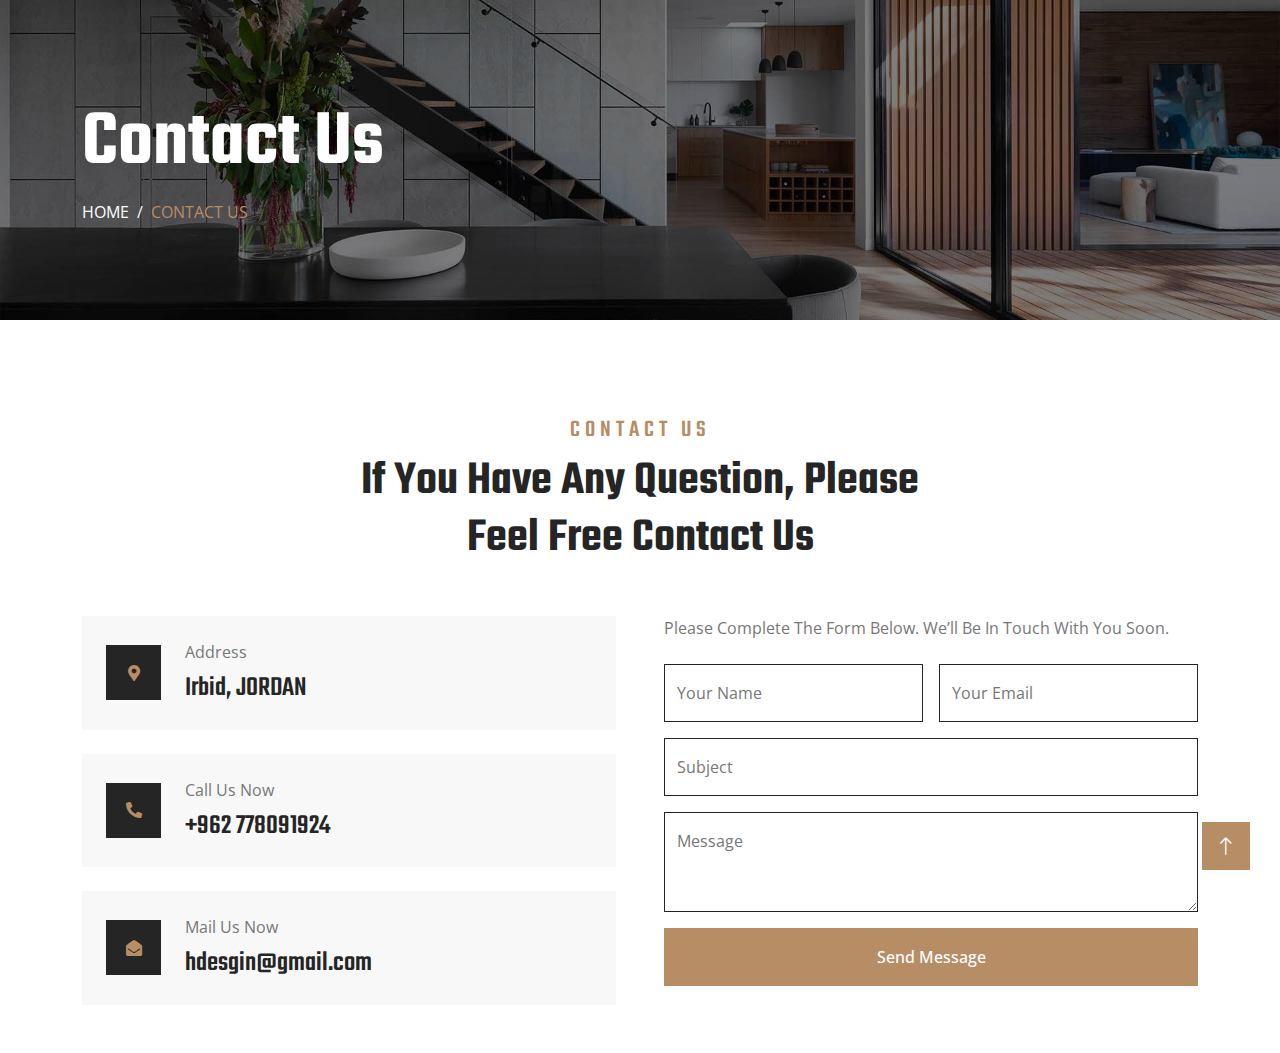
<file: Masterpiece/contact.html>
<!DOCTYPE html>
<html lang="en">

<head>
    <meta charset="utf-8">
    <title>élégant design</title>

    <meta content="width=device-width, initial-scale=1.0" name="viewport">
    <meta content="" name="keywords">
    <meta content="" name="description">

    <!-- Favicon -->
    <link href="img/favicon.ico" rel="icon">

    <!-- Google Web Fonts -->
    <link rel="preconnect" href="https://fonts.googleapis.com">
    <link rel="preconnect" href="https://fonts.gstatic.com" crossorigin>
    <link href="https://fonts.googleapis.com/css2?family=Open+Sans:wght@400;500;600&family=Teko:wght@400;500;600&display=swap" rel="stylesheet">

    <!-- Icon Font Stylesheet -->
    <link href="https://cdnjs.cloudflare.com/ajax/libs/font-awesome/5.10.0/css/all.min.css" rel="stylesheet">
    <link href="https://cdn.jsdelivr.net/npm/bootstrap-icons@1.4.1/font/bootstrap-icons.css" rel="stylesheet">

    <!-- Libraries Stylesheet -->
    <link href="lib/animate/animate.min.css" rel="stylesheet">
    <link href="lib/owlcarousel/assets/owl.carousel.min.css" rel="stylesheet">
    <link href="lib/tempusdominus/css/tempusdominus-bootstrap-4.min.css" rel="stylesheet" />

    <!-- Customized Bootstrap Stylesheet -->
    <link href="css/bootstrap.min.css" rel="stylesheet">

    <!-- Template Stylesheet -->
    <link href="css/style.css" rel="stylesheet">
</head>

<body>
    <!-- Spinner Start -->
    <div id="spinner" class="show bg-white position-fixed translate-middle w-100 vh-100 top-50 start-50 d-flex align-items-center justify-content-center">
        <div class="spinner-border position-relative text-primary" style="width: 6rem; height: 6rem;" role="status"></div>
        <img class="position-absolute top-50 start-50 translate-middle" src="img/icons/icon-1.png" alt="Icon">
    </div>
    <!-- Spinner End -->


   


    

    <!-- Page Header Start -->
    <div class="container-fluid page-header py-5 mb-5 wow fadeIn" data-wow-delay="0.1s">
        <div class="container py-5">
            <h1 class="display-1 text-white animated slideInDown">Contact Us</h1>
            <nav aria-label="breadcrumb animated slideInDown">
                <ol class="breadcrumb text-uppercase mb-0">
                    <li class="breadcrumb-item"><a class="text-white" href="index.html">Home</a></li>
                    <li class="breadcrumb-item text-primary active" aria-current="page">Contact Us</li>
                </ol>
            </nav>
        </div>
    </div>
    <!-- Page Header End -->


    <!-- Contact Start -->
    <div class="container-xxl py-5">
        <div class="container">
            <div class="text-center mx-auto mb-5 wow fadeInUp" data-wow-delay="0.1s" style="max-width: 600px;">
                <h4 class="section-title">Contact Us</h4>
                <h1 class="display-5 mb-4">If You Have Any Question, Please Feel Free Contact Us </h1>
            </div>
            <div class="row g-5">
                <div class="col-lg-6 wow fadeInUp" data-wow-delay="0.1s">
                    <div class="d-flex flex-column justify-content-between h-100">
                        <div class="bg-light d-flex align-items-center w-100 p-4 mb-4">
                            <div class="d-flex flex-shrink-0 align-items-center justify-content-center bg-dark" style="width: 55px; height: 55px;">
                                <i class="fa fa-map-marker-alt text-primary"></i>
                            </div>
                            <div class="ms-4">
                                <p class="mb-2">Address</p>
                                <h3 class="mb-0"> Irbid, JORDAN</h3>
                            </div>
                        </div>
                        <div class="bg-light d-flex align-items-center w-100 p-4 mb-4">
                            <div class="d-flex flex-shrink-0 align-items-center justify-content-center bg-dark" style="width: 55px; height: 55px;">
                                <i class="fa fa-phone-alt text-primary"></i>
                            </div>
                            <div class="ms-4">
                                <p class="mb-2">Call Us Now</p>
                                <h3 class="mb-0">+962 778091924</h3>
                            </div>
                        </div>
                        <div class="bg-light d-flex align-items-center w-100 p-4">
                            <div class="d-flex flex-shrink-0 align-items-center justify-content-center bg-dark" style="width: 55px; height: 55px;">
                                <i class="fa fa-envelope-open text-primary"></i>
                            </div>
                            <div class="ms-4">
                                <p class="mb-2">Mail Us Now</p>
                                <h3 class="mb-0">hdesgin@gmail.com</h3>
                            </div>
                        </div>
                    </div>
                </div>
                <div class="col-lg-6 wow fadeInUp" data-wow-delay="0.5s">
                    <p class="mb-4" style="text-transform:capitalize;">please complete the form below. we’ll be in touch with you soon.</p> 
                    <form>
                        <div class="row g-3">
                            <div class="col-md-6">
                                <div class="form-floating">
                                    <input type="text" class="form-control" id="name" placeholder="Your Name">
                                    <label for="name">Your Name</label>
                                </div>
                            </div>
                            <div class="col-md-6">
                                <div class="form-floating">
                                    <input type="email" class="form-control" id="email" placeholder="Your Email">
                                    <label for="email">Your Email</label>
                                </div>
                            </div>
                            <div class="col-12">
                                <div class="form-floating">
                                    <input type="text" class="form-control" id="subject" placeholder="Subject">
                                    <label for="subject">Subject</label>
                                </div>
                            </div>
                            <div class="col-12">
                                <div class="form-floating">
                                    <textarea class="form-control" placeholder="Leave a message here" id="message" style="height: 100px"></textarea>
                                    <label for="message">Message</label>
                                </div>
                            </div>
                            <div class="col-12">
                                <button class="btn btn-primary w-100 py-3" type="submit">Send Message</button>
                            </div>
                        </div>
                    </form>
                </div>
            </div>
        </div>
    </div>
    <!-- Contact End -->


   

   

    <!-- Back to Top -->
    <a href="#" class="btn btn-lg btn-primary btn-lg-square back-to-top"><i class="bi bi-arrow-up"></i></a>


    <!-- JavaScript Libraries -->
    <script src="https://code.jquery.com/jquery-3.4.1.min.js"></script>
    <script src="https://cdn.jsdelivr.net/npm/bootstrap@5.0.0/dist/js/bootstrap.bundle.min.js"></script>
    <script src="lib/wow/wow.min.js"></script>
    <script src="lib/easing/easing.min.js"></script>
    <script src="lib/waypoints/waypoints.min.js"></script>
    <script src="lib/counterup/counterup.min.js"></script>
    <script src="lib/owlcarousel/owl.carousel.min.js"></script>
    <script src="lib/tempusdominus/js/moment.min.js"></script>
    <script src="lib/tempusdominus/js/moment-timezone.min.js"></script>
    <script src="lib/tempusdominus/js/tempusdominus-bootstrap-4.min.js"></script>

    <!-- Template Javascript -->
    <script src="js/main.js"></script>
</body>

</html>
</file>
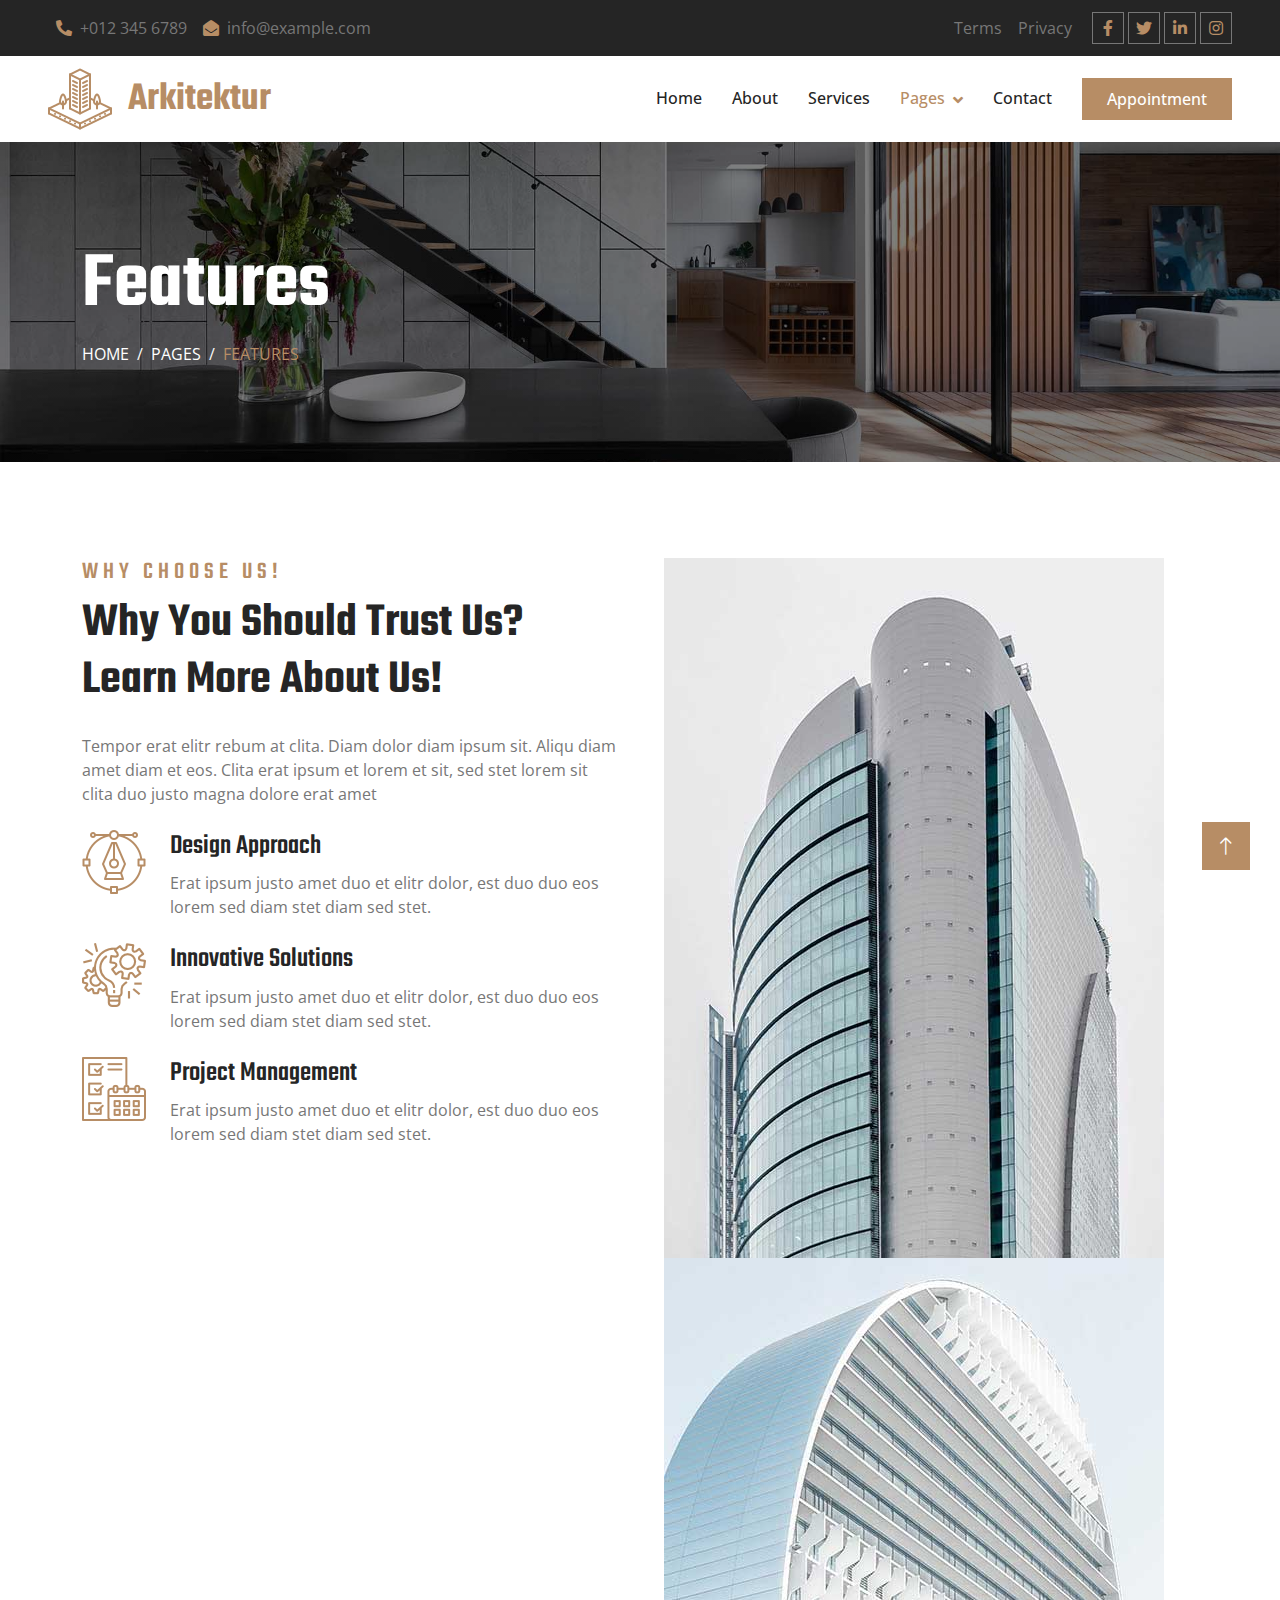
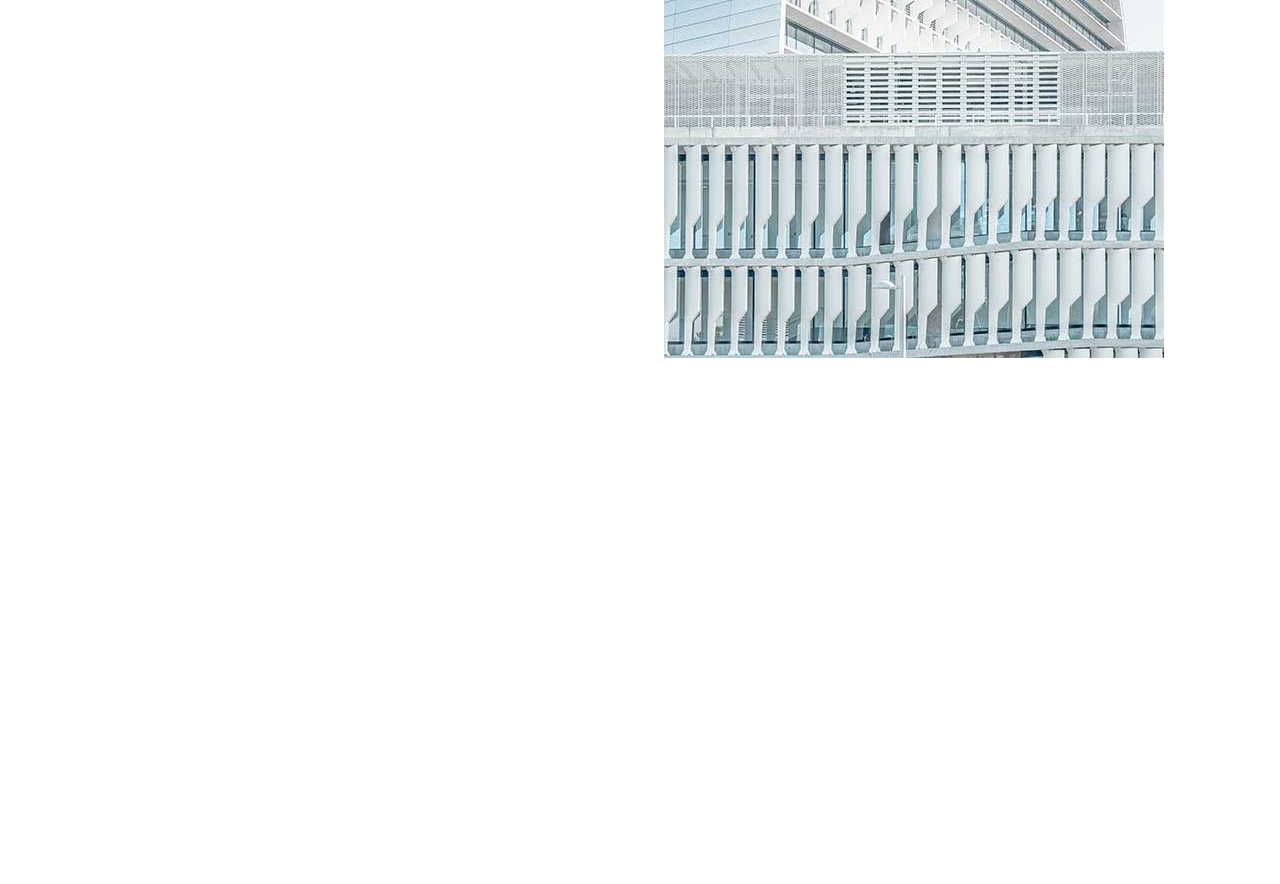
<file: Masterpiece/feature.html>
<!DOCTYPE html>
<html lang="en">

<head>
    <meta charset="utf-8">
    <title>Arkitektur - Architecture HTML Template</title>
    <meta content="width=device-width, initial-scale=1.0" name="viewport">
    <meta content="" name="keywords">
    <meta content="" name="description">

    <!-- Favicon -->
    <link href="img/favicon.ico" rel="icon">

    <!-- Google Web Fonts -->
    <link rel="preconnect" href="https://fonts.googleapis.com">
    <link rel="preconnect" href="https://fonts.gstatic.com" crossorigin>
    <link href="https://fonts.googleapis.com/css2?family=Open+Sans:wght@400;500;600&family=Teko:wght@400;500;600&display=swap" rel="stylesheet">

    <!-- Icon Font Stylesheet -->
    <link href="https://cdnjs.cloudflare.com/ajax/libs/font-awesome/5.10.0/css/all.min.css" rel="stylesheet">
    <link href="https://cdn.jsdelivr.net/npm/bootstrap-icons@1.4.1/font/bootstrap-icons.css" rel="stylesheet">

    <!-- Libraries Stylesheet -->
    <link href="lib/animate/animate.min.css" rel="stylesheet">
    <link href="lib/owlcarousel/assets/owl.carousel.min.css" rel="stylesheet">
    <link href="lib/tempusdominus/css/tempusdominus-bootstrap-4.min.css" rel="stylesheet" />

    <!-- Customized Bootstrap Stylesheet -->
    <link href="css/bootstrap.min.css" rel="stylesheet">

    <!-- Template Stylesheet -->
    <link href="css/style.css" rel="stylesheet">
</head>

<body>
    <!-- Spinner Start -->
    <div id="spinner" class="show bg-white position-fixed translate-middle w-100 vh-100 top-50 start-50 d-flex align-items-center justify-content-center">
        <div class="spinner-border position-relative text-primary" style="width: 6rem; height: 6rem;" role="status"></div>
        <img class="position-absolute top-50 start-50 translate-middle" src="img/icons/icon-1.png" alt="Icon">
    </div>
    <!-- Spinner End -->


    <!-- Topbar Start -->
    <div class="container-fluid bg-dark p-0 wow fadeIn" data-wow-delay="0.1s">
        <div class="row gx-0 d-none d-lg-flex">
            <div class="col-lg-7 px-5 text-start">
                <div class="h-100 d-inline-flex align-items-center py-3 me-3">
                    <a class="text-body px-2" href="tel:+0123456789"><i class="fa fa-phone-alt text-primary me-2"></i>+012 345 6789</a>
                    <a class="text-body px-2" href="mailto:info@example.com"><i class="fa fa-envelope-open text-primary me-2"></i>info@example.com</a>
                </div>
            </div>
            <div class="col-lg-5 px-5 text-end">
                <div class="h-100 d-inline-flex align-items-center py-3 me-2">
                    <a class="text-body px-2" href="">Terms</a>
                    <a class="text-body px-2" href="">Privacy</a>
                </div>
                <div class="h-100 d-inline-flex align-items-center">
                    <a class="btn btn-sm-square btn-outline-body me-1" href=""><i class="fab fa-facebook-f"></i></a>
                    <a class="btn btn-sm-square btn-outline-body me-1" href=""><i class="fab fa-twitter"></i></a>
                    <a class="btn btn-sm-square btn-outline-body me-1" href=""><i class="fab fa-linkedin-in"></i></a>
                    <a class="btn btn-sm-square btn-outline-body me-0" href=""><i class="fab fa-instagram"></i></a>
                </div>
            </div>
        </div>
    </div>
    <!-- Topbar End -->


    <!-- Navbar Start -->
    <nav class="navbar navbar-expand-lg bg-white navbar-light sticky-top py-lg-0 px-lg-5 wow fadeIn" data-wow-delay="0.1s">
        <a href="index.html" class="navbar-brand ms-4 ms-lg-0">
            <h1 class="text-primary m-0"><img class="me-3" src="img/icons/icon-1.png" alt="Icon">Arkitektur</h1>
        </a>
        <button type="button" class="navbar-toggler me-4" data-bs-toggle="collapse" data-bs-target="#navbarCollapse">
            <span class="navbar-toggler-icon"></span>
        </button>
        <div class="collapse navbar-collapse" id="navbarCollapse">
            <div class="navbar-nav ms-auto p-4 p-lg-0">
                <a href="index.html" class="nav-item nav-link">Home</a>
                <a href="about.html" class="nav-item nav-link">About</a>
                <a href="service.html" class="nav-item nav-link">Services</a>
                <div class="nav-item dropdown">
                    <a href="#" class="nav-link dropdown-toggle active" data-bs-toggle="dropdown">Pages</a>
                    <div class="dropdown-menu border-0 m-0">
                        <a href="feature.html" class="dropdown-item active">Our Features</a>
                        <a href="project.html" class="dropdown-item">Our Projects</a>
                        <a href="team.html" class="dropdown-item">Team Members</a>
                        <a href="appointment.html" class="dropdown-item">Appointment</a>
                        <a href="testimonial.html" class="dropdown-item">Testimonial</a>
                        <a href="404.html" class="dropdown-item">404 Page</a>
                    </div>
                </div>
                <a href="contact.html" class="nav-item nav-link">Contact</a>
            </div>
            <a href="" class="btn btn-primary py-2 px-4 d-none d-lg-block">Appointment</a>
        </div>
    </nav>
    <!-- Navbar End -->


    <!-- Page Header Start -->
    <div class="container-fluid page-header py-5 mb-5 wow fadeIn" data-wow-delay="0.1s">
        <div class="container py-5">
            <h1 class="display-1 text-white animated slideInDown">Features</h1>
            <nav aria-label="breadcrumb animated slideInDown">
                <ol class="breadcrumb text-uppercase mb-0">
                    <li class="breadcrumb-item"><a class="text-white" href="#">Home</a></li>
                    <li class="breadcrumb-item"><a class="text-white" href="#">Pages</a></li>
                    <li class="breadcrumb-item text-primary active" aria-current="page">Features</li>
                </ol>
            </nav>
        </div>
    </div>
    <!-- Page Header End -->


    <!-- Feature Start -->
    <div class="container-xxl py-5">
        <div class="container">
            <div class="row g-5">
                <div class="col-lg-6 wow fadeInUp" data-wow-delay="0.1s">
                    <h4 class="section-title">Why Choose Us!</h4>
                    <h1 class="display-5 mb-4">Why You Should Trust Us? Learn More About Us!</h1>
                    <p class="mb-4">Tempor erat elitr rebum at clita. Diam dolor diam ipsum sit. Aliqu diam amet diam et eos. Clita erat ipsum et lorem et sit, sed stet lorem sit clita duo justo magna dolore erat amet</p>
                    <div class="row g-4">
                        <div class="col-12">
                            <div class="d-flex align-items-start">
                                <img class="flex-shrink-0" src="img/icons/icon-2.png" alt="Icon">
                                <div class="ms-4">
                                    <h3>Design Approach</h3>
                                    <p class="mb-0">Erat ipsum justo amet duo et elitr dolor, est duo duo eos lorem sed diam stet diam sed stet.</p>
                                </div>
                            </div>
                        </div>
                        <div class="col-12">
                            <div class="d-flex align-items-start">
                                <img class="flex-shrink-0" src="img/icons/icon-3.png" alt="Icon">
                                <div class="ms-4">
                                    <h3>Innovative Solutions</h3>
                                    <p class="mb-0">Erat ipsum justo amet duo et elitr dolor, est duo duo eos lorem sed diam stet diam sed stet.</p>
                                </div>
                            </div>
                        </div>
                        <div class="col-12">
                            <div class="d-flex align-items-start">
                                <img class="flex-shrink-0" src="img/icons/icon-4.png" alt="Icon">
                                <div class="ms-4">
                                    <h3>Project Management</h3>
                                    <p class="mb-0">Erat ipsum justo amet duo et elitr dolor, est duo duo eos lorem sed diam stet diam sed stet.</p>
                                </div>
                            </div>
                        </div>
                    </div>
                </div>
                <div class="col-lg-6 wow fadeInUp" data-wow-delay="0.5s">
                    <div class="feature-img">
                        <img class="img-fluid" src="img/about-2.jpg" alt="">
                        <img class="img-fluid" src="img/about-1.jpg" alt="">
                    </div>
                </div>
            </div>
        </div>
    </div>
    <!-- Feature End -->
        

    <!-- Footer Start -->
    <div class="container-fluid bg-dark text-body footer mt-5 pt-5 px-0 wow fadeIn" data-wow-delay="0.1s">
        <div class="container py-5">
            <div class="row g-5">
                <div class="col-lg-3 col-md-6">
                    <h3 class="text-light mb-4">Address</h3>
                    <p class="mb-2"><i class="fa fa-map-marker-alt text-primary me-3"></i>123 Street, New York, USA</p>
                    <p class="mb-2"><i class="fa fa-phone-alt text-primary me-3"></i>+012 345 67890</p>
                    <p class="mb-2"><i class="fa fa-envelope text-primary me-3"></i>info@example.com</p>
                    <div class="d-flex pt-2">
                        <a class="btn btn-square btn-outline-body me-1" href=""><i class="fab fa-twitter"></i></a>
                        <a class="btn btn-square btn-outline-body me-1" href=""><i class="fab fa-facebook-f"></i></a>
                        <a class="btn btn-square btn-outline-body me-1" href=""><i class="fab fa-youtube"></i></a>
                        <a class="btn btn-square btn-outline-body me-0" href=""><i class="fab fa-linkedin-in"></i></a>
                    </div>
                </div>
                <div class="col-lg-3 col-md-6">
                    <h3 class="text-light mb-4">Services</h3>
                    <a class="btn btn-link" href="">Architecture</a>
                    <a class="btn btn-link" href="">3D Animation</a>
                    <a class="btn btn-link" href="">House Planning</a>
                    <a class="btn btn-link" href="">Interior Design</a>
                    <a class="btn btn-link" href="">Construction</a>
                </div>
                <div class="col-lg-3 col-md-6">
                    <h3 class="text-light mb-4">Quick Links</h3>
                    <a class="btn btn-link" href="">About Us</a>
                    <a class="btn btn-link" href="">Contact Us</a>
                    <a class="btn btn-link" href="">Our Services</a>
                    <a class="btn btn-link" href="">Terms & Condition</a>
                    <a class="btn btn-link" href="">Support</a>
                </div>
                <div class="col-lg-3 col-md-6">
                    <h3 class="text-light mb-4">Newsletter</h3>
                    <p>Dolor amet sit justo amet elitr clita ipsum elitr est.</p>
                    <div class="position-relative mx-auto" style="max-width: 400px;">
                        <input class="form-control bg-transparent w-100 py-3 ps-4 pe-5" type="text" placeholder="Your email">
                        <button type="button" class="btn btn-primary py-2 position-absolute top-0 end-0 mt-2 me-2">SignUp</button>
                    </div>
                </div>
            </div>
        </div>
        <div class="container-fluid copyright">
            <div class="container">
                <div class="row">
                    <div class="col-md-6 text-center text-md-start mb-3 mb-md-0">
                        &copy; <a href="#">Your Site Name</a>, All Right Reserved.
                    </div>
                    <div class="col-md-6 text-center text-md-end">
                        <!--/*** This template is free as long as you keep the footer author’s credit link/attribution link/backlink. If you'd like to use the template without the footer author’s credit link/attribution link/backlink, you can purchase the Credit Removal License from "https://htmlcodex.com/credit-removal". Thank you for your support. ***/-->
                        Designed By <a href="https://htmlcodex.com">HTML Codex</a>
                    </div>
                </div>
            </div>
        </div>
    </div>
    <!-- Footer End -->


    <!-- Back to Top -->
    <a href="#" class="btn btn-lg btn-primary btn-lg-square back-to-top"><i class="bi bi-arrow-up"></i></a>


    <!-- JavaScript Libraries -->
    <script src="https://code.jquery.com/jquery-3.4.1.min.js"></script>
    <script src="https://cdn.jsdelivr.net/npm/bootstrap@5.0.0/dist/js/bootstrap.bundle.min.js"></script>
    <script src="lib/wow/wow.min.js"></script>
    <script src="lib/easing/easing.min.js"></script>
    <script src="lib/waypoints/waypoints.min.js"></script>
    <script src="lib/counterup/counterup.min.js"></script>
    <script src="lib/owlcarousel/owl.carousel.min.js"></script>
    <script src="lib/tempusdominus/js/moment.min.js"></script>
    <script src="lib/tempusdominus/js/moment-timezone.min.js"></script>
    <script src="lib/tempusdominus/js/tempusdominus-bootstrap-4.min.js"></script>

    <!-- Template Javascript -->
    <script src="js/main.js"></script>
</body>

</html>
</file>
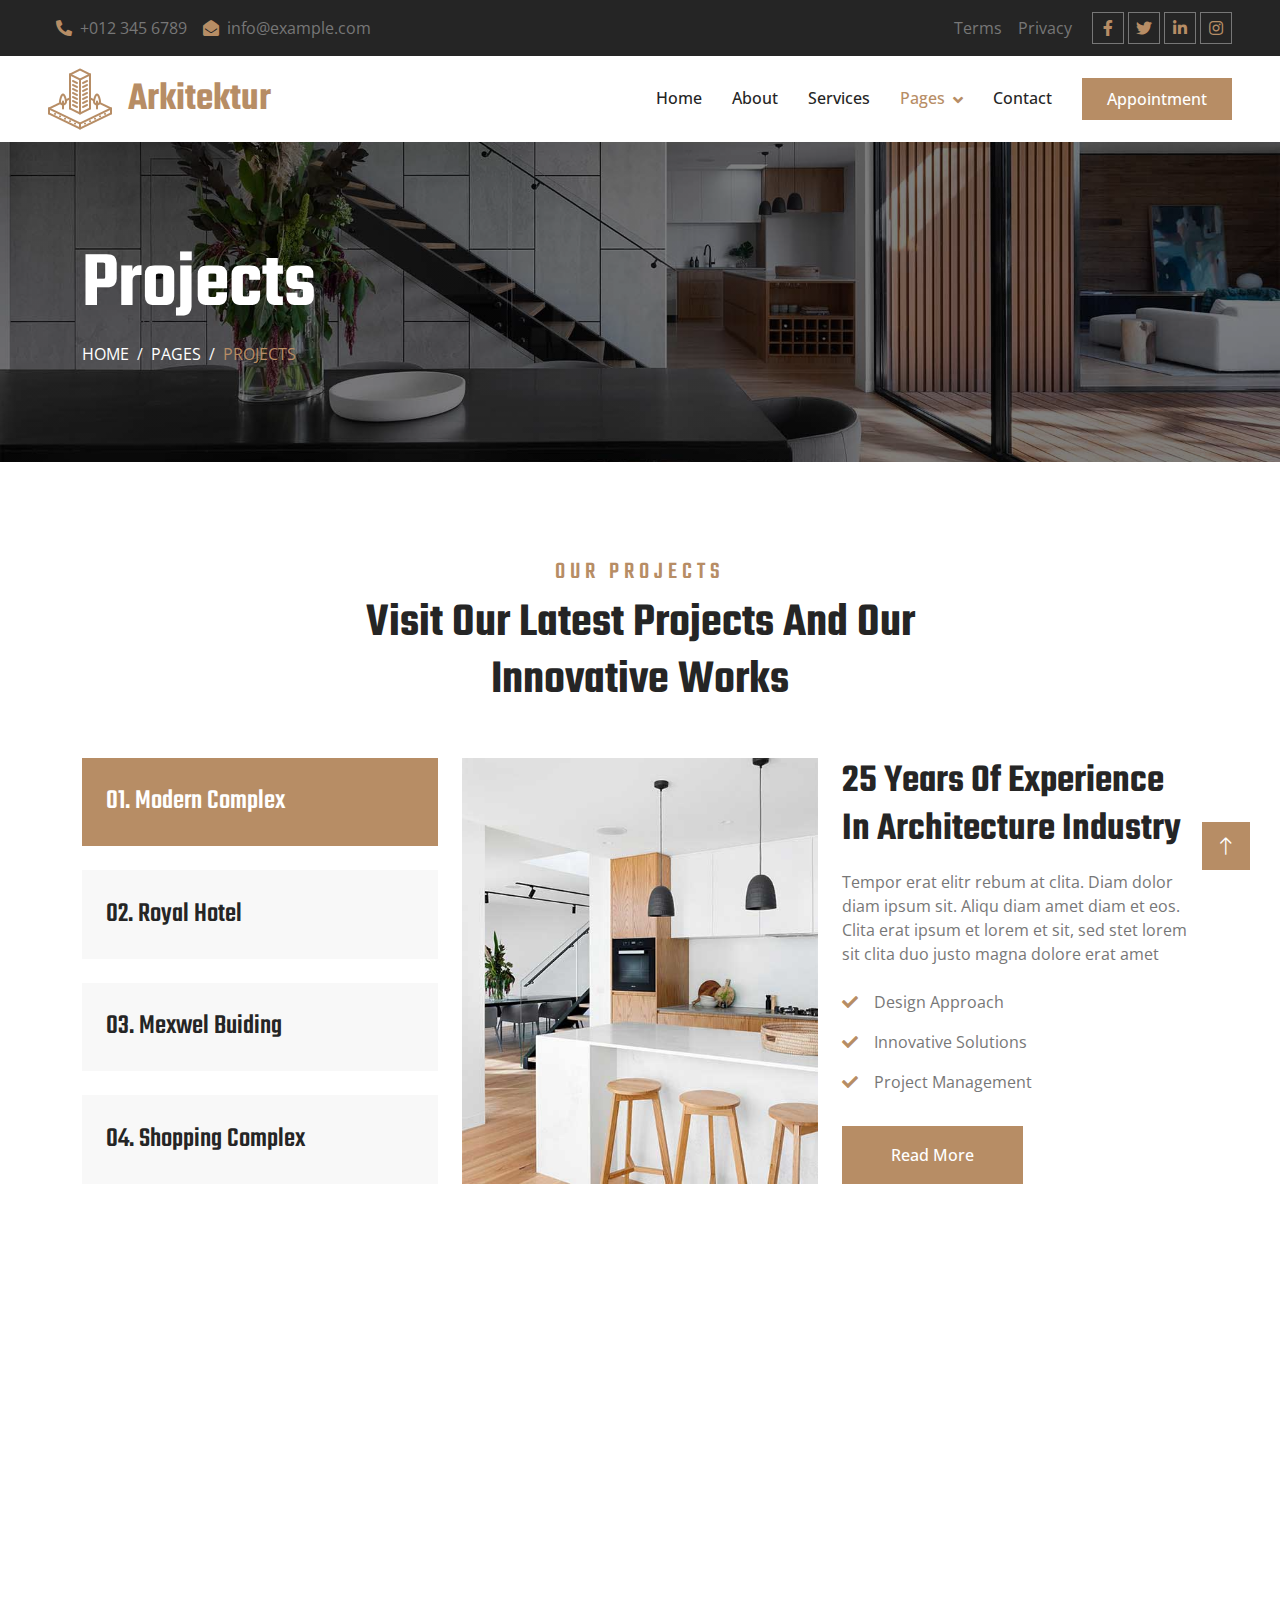
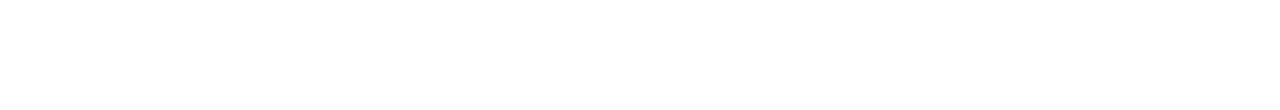
<file: Masterpiece/project.html>
<!DOCTYPE html>
<html lang="en">

<head>
    <meta charset="utf-8">
    <title>Arkitektur - Architecture HTML Template</title>
    <meta content="width=device-width, initial-scale=1.0" name="viewport">
    <meta content="" name="keywords">
    <meta content="" name="description">

    <!-- Favicon -->
    <link href="img/favicon.ico" rel="icon">

    <!-- Google Web Fonts -->
    <link rel="preconnect" href="https://fonts.googleapis.com">
    <link rel="preconnect" href="https://fonts.gstatic.com" crossorigin>
    <link href="https://fonts.googleapis.com/css2?family=Open+Sans:wght@400;500;600&family=Teko:wght@400;500;600&display=swap" rel="stylesheet">

    <!-- Icon Font Stylesheet -->
    <link href="https://cdnjs.cloudflare.com/ajax/libs/font-awesome/5.10.0/css/all.min.css" rel="stylesheet">
    <link href="https://cdn.jsdelivr.net/npm/bootstrap-icons@1.4.1/font/bootstrap-icons.css" rel="stylesheet">

    <!-- Libraries Stylesheet -->
    <link href="lib/animate/animate.min.css" rel="stylesheet">
    <link href="lib/owlcarousel/assets/owl.carousel.min.css" rel="stylesheet">
    <link href="lib/tempusdominus/css/tempusdominus-bootstrap-4.min.css" rel="stylesheet" />

    <!-- Customized Bootstrap Stylesheet -->
    <link href="css/bootstrap.min.css" rel="stylesheet">

    <!-- Template Stylesheet -->
    <link href="css/style.css" rel="stylesheet">
</head>

<body>
    <!-- Spinner Start -->
    <div id="spinner" class="show bg-white position-fixed translate-middle w-100 vh-100 top-50 start-50 d-flex align-items-center justify-content-center">
        <div class="spinner-border position-relative text-primary" style="width: 6rem; height: 6rem;" role="status"></div>
        <img class="position-absolute top-50 start-50 translate-middle" src="img/icons/icon-1.png" alt="Icon">
    </div>
    <!-- Spinner End -->


    <!-- Topbar Start -->
    <div class="container-fluid bg-dark p-0 wow fadeIn" data-wow-delay="0.1s">
        <div class="row gx-0 d-none d-lg-flex">
            <div class="col-lg-7 px-5 text-start">
                <div class="h-100 d-inline-flex align-items-center py-3 me-3">
                    <a class="text-body px-2" href="tel:+0123456789"><i class="fa fa-phone-alt text-primary me-2"></i>+012 345 6789</a>
                    <a class="text-body px-2" href="mailto:info@example.com"><i class="fa fa-envelope-open text-primary me-2"></i>info@example.com</a>
                </div>
            </div>
            <div class="col-lg-5 px-5 text-end">
                <div class="h-100 d-inline-flex align-items-center py-3 me-2">
                    <a class="text-body px-2" href="">Terms</a>
                    <a class="text-body px-2" href="">Privacy</a>
                </div>
                <div class="h-100 d-inline-flex align-items-center">
                    <a class="btn btn-sm-square btn-outline-body me-1" href=""><i class="fab fa-facebook-f"></i></a>
                    <a class="btn btn-sm-square btn-outline-body me-1" href=""><i class="fab fa-twitter"></i></a>
                    <a class="btn btn-sm-square btn-outline-body me-1" href=""><i class="fab fa-linkedin-in"></i></a>
                    <a class="btn btn-sm-square btn-outline-body me-0" href=""><i class="fab fa-instagram"></i></a>
                </div>
            </div>
        </div>
    </div>
    <!-- Topbar End -->


    <!-- Navbar Start -->
    <nav class="navbar navbar-expand-lg bg-white navbar-light sticky-top py-lg-0 px-lg-5 wow fadeIn" data-wow-delay="0.1s">
        <a href="index.html" class="navbar-brand ms-4 ms-lg-0">
            <h1 class="text-primary m-0"><img class="me-3" src="img/icons/icon-1.png" alt="Icon">Arkitektur</h1>
        </a>
        <button type="button" class="navbar-toggler me-4" data-bs-toggle="collapse" data-bs-target="#navbarCollapse">
            <span class="navbar-toggler-icon"></span>
        </button>
        <div class="collapse navbar-collapse" id="navbarCollapse">
            <div class="navbar-nav ms-auto p-4 p-lg-0">
                <a href="index.html" class="nav-item nav-link">Home</a>
                <a href="about.html" class="nav-item nav-link">About</a>
                <a href="service.html" class="nav-item nav-link">Services</a>
                <div class="nav-item dropdown">
                    <a href="#" class="nav-link dropdown-toggle active" data-bs-toggle="dropdown">Pages</a>
                    <div class="dropdown-menu border-0 m-0">
                        <a href="feature.html" class="dropdown-item">Our Features</a>
                        <a href="project.html" class="dropdown-item active">Our Projects</a>
                        <a href="team.html" class="dropdown-item">Team Members</a>
                        <a href="appointment.html" class="dropdown-item">Appointment</a>
                        <a href="testimonial.html" class="dropdown-item">Testimonial</a>
                        <a href="404.html" class="dropdown-item">404 Page</a>
                    </div>
                </div>
                <a href="contact.html" class="nav-item nav-link">Contact</a>
            </div>
            <a href="" class="btn btn-primary py-2 px-4 d-none d-lg-block">Appointment</a>
        </div>
    </nav>
    <!-- Navbar End -->


    <!-- Page Header Start -->
    <div class="container-fluid page-header py-5 mb-5 wow fadeIn" data-wow-delay="0.1s">
        <div class="container py-5">
            <h1 class="display-1 text-white animated slideInDown">Projects</h1>
            <nav aria-label="breadcrumb animated slideInDown">
                <ol class="breadcrumb text-uppercase mb-0">
                    <li class="breadcrumb-item"><a class="text-white" href="#">Home</a></li>
                    <li class="breadcrumb-item"><a class="text-white" href="#">Pages</a></li>
                    <li class="breadcrumb-item text-primary active" aria-current="page">Projects</li>
                </ol>
            </nav>
        </div>
    </div>
    <!-- Page Header End -->


    <!-- Project Start -->
    <div class="container-xxl project py-5">
        <div class="container">
            <div class="text-center mx-auto mb-5 wow fadeInUp" data-wow-delay="0.1s" style="max-width: 600px;">
                <h4 class="section-title">Our Projects</h4>
                <h1 class="display-5 mb-4">Visit Our Latest Projects And Our Innovative Works</h1>
            </div>
            <div class="row g-4 wow fadeInUp" data-wow-delay="0.3s">
                <div class="col-lg-4">
                    <div class="nav nav-pills d-flex justify-content-between w-100 h-100 me-4">
                        <button class="nav-link w-100 d-flex align-items-center text-start p-4 mb-4 active" data-bs-toggle="pill" data-bs-target="#tab-pane-1" type="button">
                            <h3 class="m-0">01. Modern Complex</h3>
                        </button>
                        <button class="nav-link w-100 d-flex align-items-center text-start p-4 mb-4" data-bs-toggle="pill" data-bs-target="#tab-pane-2" type="button">
                            <h3 class="m-0">02. Royal Hotel</h3>
                        </button>
                        <button class="nav-link w-100 d-flex align-items-center text-start p-4 mb-4" data-bs-toggle="pill" data-bs-target="#tab-pane-3" type="button">
                            <h3 class="m-0">03. Mexwel Buiding</h3>
                        </button>
                        <button class="nav-link w-100 d-flex align-items-center text-start p-4 mb-0" data-bs-toggle="pill" data-bs-target="#tab-pane-4" type="button">
                            <h3 class="m-0">04. Shopping Complex</h3>
                        </button>
                    </div>
                </div>
                <div class="col-lg-8">
                    <div class="tab-content w-100">
                        <div class="tab-pane fade show active" id="tab-pane-1">
                            <div class="row g-4">
                                <div class="col-md-6" style="min-height: 350px;">
                                    <div class="position-relative h-100">
                                        <img class="position-absolute img-fluid w-100 h-100" src="img/project-1.jpg"
                                            style="object-fit: cover;" alt="">
                                    </div>
                                </div>
                                <div class="col-md-6">
                                    <h1 class="mb-3">25 Years Of Experience In Architecture Industry</h1>
                                    <p class="mb-4">Tempor erat elitr rebum at clita. Diam dolor diam ipsum sit. Aliqu diam amet diam et eos. Clita erat ipsum et lorem et sit, sed stet lorem sit clita duo justo magna dolore erat amet</p>
                                    <p><i class="fa fa-check text-primary me-3"></i>Design Approach</p>
                                    <p><i class="fa fa-check text-primary me-3"></i>Innovative Solutions</p>
                                    <p><i class="fa fa-check text-primary me-3"></i>Project Management</p>
                                    <a href="" class="btn btn-primary py-3 px-5 mt-3">Read More</a>
                                </div>
                            </div>
                        </div>
                        <div class="tab-pane fade" id="tab-pane-2">
                            <div class="row g-4">
                                <div class="col-md-6" style="min-height: 350px;">
                                    <div class="position-relative h-100">
                                        <img class="position-absolute img-fluid w-100 h-100" src="img/project-2.jpg"
                                            style="object-fit: cover;" alt="">
                                    </div>
                                </div>
                                <div class="col-md-6">
                                    <h1 class="mb-3">25 Years Of Experience In Architecture Industry</h1>
                                    <p class="mb-4">Tempor erat elitr rebum at clita. Diam dolor diam ipsum sit. Aliqu diam amet diam et eos. Clita erat ipsum et lorem et sit, sed stet lorem sit clita duo justo magna dolore erat amet</p>
                                    <p><i class="fa fa-check text-primary me-3"></i>Design Approach</p>
                                    <p><i class="fa fa-check text-primary me-3"></i>Innovative Solutions</p>
                                    <p><i class="fa fa-check text-primary me-3"></i>Project Management</p>
                                    <a href="" class="btn btn-primary py-3 px-5 mt-3">Read More</a>
                                </div>
                            </div>
                        </div>
                        <div class="tab-pane fade" id="tab-pane-3">
                            <div class="row g-4">
                                <div class="col-md-6" style="min-height: 350px;">
                                    <div class="position-relative h-100">
                                        <img class="position-absolute img-fluid w-100 h-100" src="img/project-3.jpg"
                                            style="object-fit: cover;" alt="">
                                    </div>
                                </div>
                                <div class="col-md-6">
                                    <h1 class="mb-3">25 Years Of Experience In Architecture Industry</h1>
                                    <p class="mb-4">Tempor erat elitr rebum at clita. Diam dolor diam ipsum sit. Aliqu diam amet diam et eos. Clita erat ipsum et lorem et sit, sed stet lorem sit clita duo justo magna dolore erat amet</p>
                                    <p><i class="fa fa-check text-primary me-3"></i>Design Approach</p>
                                    <p><i class="fa fa-check text-primary me-3"></i>Innovative Solutions</p>
                                    <p><i class="fa fa-check text-primary me-3"></i>Project Management</p>
                                    <a href="" class="btn btn-primary py-3 px-5 mt-3">Read More</a>
                                </div>
                            </div>
                        </div>
                        <div class="tab-pane fade" id="tab-pane-4">
                            <div class="row g-4">
                                <div class="col-md-6" style="min-height: 350px;">
                                    <div class="position-relative h-100">
                                        <img class="position-absolute img-fluid w-100 h-100" src="img/project-4.jpg"
                                            style="object-fit: cover;" alt="">
                                    </div>
                                </div>
                                <div class="col-md-6">
                                    <h1 class="mb-3">25 Years Of Experience In Architecture Industry</h1>
                                    <p class="mb-4">Tempor erat elitr rebum at clita. Diam dolor diam ipsum sit. Aliqu diam amet diam et eos. Clita erat ipsum et lorem et sit, sed stet lorem sit clita duo justo magna dolore erat amet</p>
                                    <p><i class="fa fa-check text-primary me-3"></i>Design Approach</p>
                                    <p><i class="fa fa-check text-primary me-3"></i>Innovative Solutions</p>
                                    <p><i class="fa fa-check text-primary me-3"></i>Project Management</p>
                                    <a href="" class="btn btn-primary py-3 px-5 mt-3">Read More</a>
                                </div>
                            </div>
                        </div>
                    </div>
                </div>
            </div>
        </div>
    </div>
    <!-- Project End -->
        

    <!-- Footer Start -->
    <div class="container-fluid bg-dark text-body footer mt-5 pt-5 px-0 wow fadeIn" data-wow-delay="0.1s">
        <div class="container py-5">
            <div class="row g-5">
                <div class="col-lg-3 col-md-6">
                    <h3 class="text-light mb-4">Address</h3>
                    <p class="mb-2"><i class="fa fa-map-marker-alt text-primary me-3"></i>123 Street, New York, USA</p>
                    <p class="mb-2"><i class="fa fa-phone-alt text-primary me-3"></i>+012 345 67890</p>
                    <p class="mb-2"><i class="fa fa-envelope text-primary me-3"></i>info@example.com</p>
                    <div class="d-flex pt-2">
                        <a class="btn btn-square btn-outline-body me-1" href=""><i class="fab fa-twitter"></i></a>
                        <a class="btn btn-square btn-outline-body me-1" href=""><i class="fab fa-facebook-f"></i></a>
                        <a class="btn btn-square btn-outline-body me-1" href=""><i class="fab fa-youtube"></i></a>
                        <a class="btn btn-square btn-outline-body me-0" href=""><i class="fab fa-linkedin-in"></i></a>
                    </div>
                </div>
                <div class="col-lg-3 col-md-6">
                    <h3 class="text-light mb-4">Services</h3>
                    <a class="btn btn-link" href="">Architecture</a>
                    <a class="btn btn-link" href="">3D Animation</a>
                    <a class="btn btn-link" href="">House Planning</a>
                    <a class="btn btn-link" href="">Interior Design</a>
                    <a class="btn btn-link" href="">Construction</a>
                </div>
                <div class="col-lg-3 col-md-6">
                    <h3 class="text-light mb-4">Quick Links</h3>
                    <a class="btn btn-link" href="">About Us</a>
                    <a class="btn btn-link" href="">Contact Us</a>
                    <a class="btn btn-link" href="">Our Services</a>
                    <a class="btn btn-link" href="">Terms & Condition</a>
                    <a class="btn btn-link" href="">Support</a>
                </div>
                <div class="col-lg-3 col-md-6">
                    <h3 class="text-light mb-4">Newsletter</h3>
                    <p>Dolor amet sit justo amet elitr clita ipsum elitr est.</p>
                    <div class="position-relative mx-auto" style="max-width: 400px;">
                        <input class="form-control bg-transparent w-100 py-3 ps-4 pe-5" type="text" placeholder="Your email">
                        <button type="button" class="btn btn-primary py-2 position-absolute top-0 end-0 mt-2 me-2">SignUp</button>
                    </div>
                </div>
            </div>
        </div>
        <div class="container-fluid copyright">
            <div class="container">
                <div class="row">
                    <div class="col-md-6 text-center text-md-start mb-3 mb-md-0">
                        &copy; <a href="#">Your Site Name</a>, All Right Reserved.
                    </div>
                    <div class="col-md-6 text-center text-md-end">
                        <!--/*** This template is free as long as you keep the footer author’s credit link/attribution link/backlink. If you'd like to use the template without the footer author’s credit link/attribution link/backlink, you can purchase the Credit Removal License from "https://htmlcodex.com/credit-removal". Thank you for your support. ***/-->
                        Designed By <a href="https://htmlcodex.com">HTML Codex</a>
                    </div>
                </div>
            </div>
        </div>
    </div>
    <!-- Footer End -->


    <!-- Back to Top -->
    <a href="#" class="btn btn-lg btn-primary btn-lg-square back-to-top"><i class="bi bi-arrow-up"></i></a>


    <!-- JavaScript Libraries -->
    <script src="https://code.jquery.com/jquery-3.4.1.min.js"></script>
    <script src="https://cdn.jsdelivr.net/npm/bootstrap@5.0.0/dist/js/bootstrap.bundle.min.js"></script>
    <script src="lib/wow/wow.min.js"></script>
    <script src="lib/easing/easing.min.js"></script>
    <script src="lib/waypoints/waypoints.min.js"></script>
    <script src="lib/counterup/counterup.min.js"></script>
    <script src="lib/owlcarousel/owl.carousel.min.js"></script>
    <script src="lib/tempusdominus/js/moment.min.js"></script>
    <script src="lib/tempusdominus/js/moment-timezone.min.js"></script>
    <script src="lib/tempusdominus/js/tempusdominus-bootstrap-4.min.js"></script>

    <!-- Template Javascript -->
    <script src="js/main.js"></script>
</body>

</html>
</file>
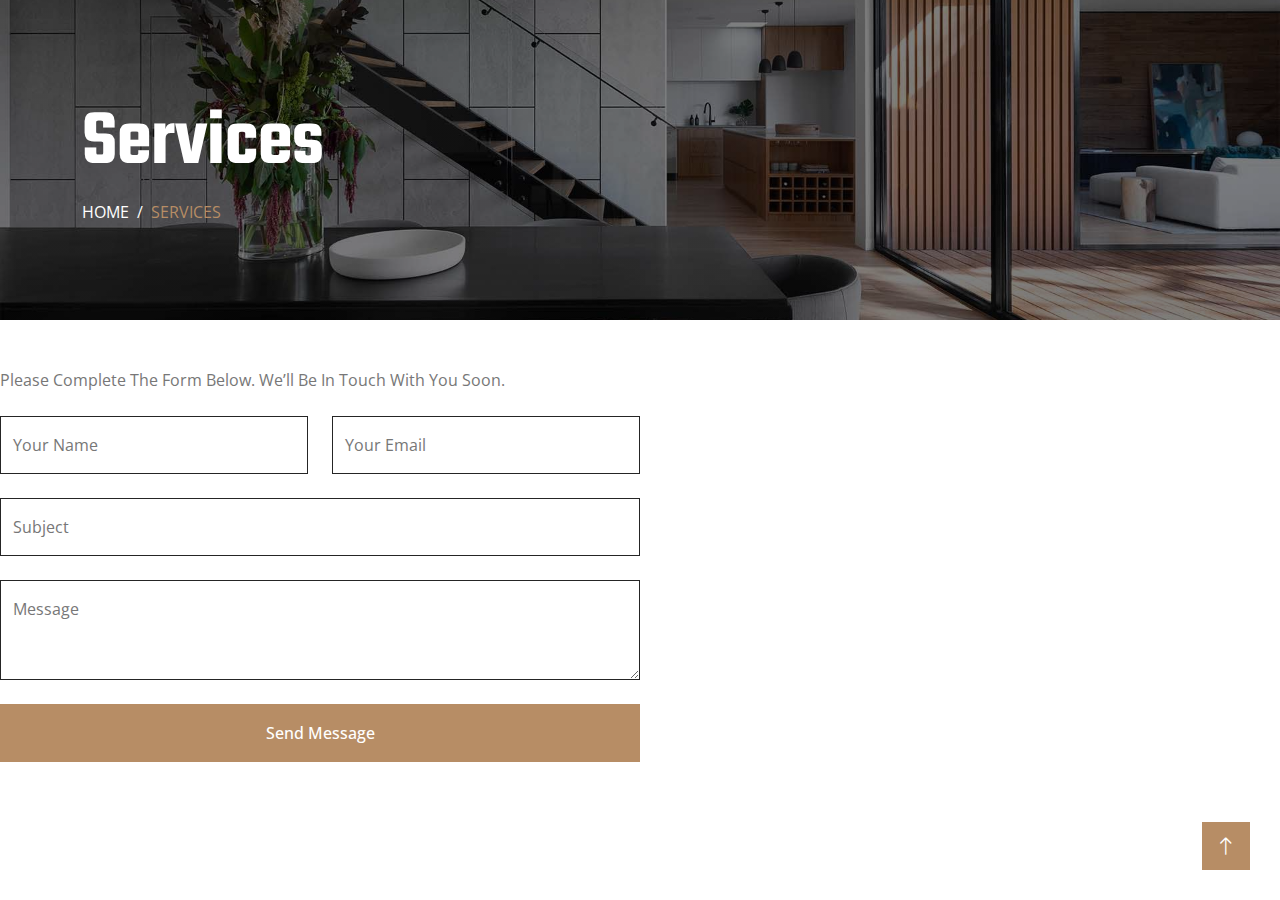
<file: Masterpiece/service.html>
<!DOCTYPE html>
<html lang="en">

<head>
    <meta charset="utf-8">
    <title>élégant design</title>

    <meta content="width=device-width, initial-scale=1.0" name="viewport">
    <meta content="" name="keywords">
    <meta content="" name="description">

    <!-- Favicon -->
    <link href="img/favicon.ico" rel="icon">

    <!-- Google Web Fonts -->
    <link rel="preconnect" href="https://fonts.googleapis.com">
    <link rel="preconnect" href="https://fonts.gstatic.com" crossorigin>
    <link href="https://fonts.googleapis.com/css2?family=Open+Sans:wght@400;500;600&family=Teko:wght@400;500;600&display=swap" rel="stylesheet">

    <!-- Icon Font Stylesheet -->
    <link href="https://cdnjs.cloudflare.com/ajax/libs/font-awesome/5.10.0/css/all.min.css" rel="stylesheet">
    <link href="https://cdn.jsdelivr.net/npm/bootstrap-icons@1.4.1/font/bootstrap-icons.css" rel="stylesheet">

    <!-- Libraries Stylesheet -->
    <link href="lib/animate/animate.min.css" rel="stylesheet">
    <link href="lib/owlcarousel/assets/owl.carousel.min.css" rel="stylesheet">
    <link href="lib/tempusdominus/css/tempusdominus-bootstrap-4.min.css" rel="stylesheet" />

    <!-- Customized Bootstrap Stylesheet -->
    <link href="css/bootstrap.min.css" rel="stylesheet">

    <!-- Template Stylesheet -->
    <link href="css/style.css" rel="stylesheet">
</head>

<body>
    <!-- Spinner Start -->
    <div id="spinner" class="show bg-white position-fixed translate-middle w-100 vh-100 top-50 start-50 d-flex align-items-center justify-content-center">
        <div class="spinner-border position-relative text-primary" style="width: 6rem; height: 6rem;" role="status"></div>
        <img class="position-absolute top-50 start-50 translate-middle" src="img/icons/icon-1.png" alt="Icon">
    </div>
    <!-- Spinner End -->


    

    


    <!-- Page Header Start -->
    <div class="container-fluid page-header py-5 mb-5 wow fadeIn" data-wow-delay="0.1s">
        <div class="container py-5">
            <h1 class="display-1 text-white animated slideInDown">Services</h1>
            <nav aria-label="breadcrumb animated slideInDown">
                <ol class="breadcrumb text-uppercase mb-0">
                    <li class="breadcrumb-item"><a class="text-white" href="#">Home</a></li>
                
                    <li class="breadcrumb-item text-primary active" aria-current="page">Services</li>
                </ol>
            </nav>
        </div>
    </div>
    <!-- Page Header End -->
    <div class="col-lg-6 mx-6 " data-wow-delay="0.5s"" >
        <p class="mb-4" style="text-transform:capitalize;">please complete the form below. we’ll be in touch with you soon.</p> 
        <form>
           
            <div class="row g-4 ">
                <div class="col-md-6 ">
                    <div class="form-floating">
                        <input type="text" class="form-control" id="name" placeholder="Your Name">
                        <label for="name">Your Name</label>
                    </div>
                </div>
                <div class="col-md-6">
                    <div class="form-floating">
                        <input type="email" class="form-control" id="email" placeholder="Your Email">
                        <label for="email">Your Email</label>
                    </div>
                </div>
                <div class="col-12">
                    <div class="form-floating">
                        <input type="text" class="form-control" id="subject" placeholder="Subject">
                        <label for="subject">Subject</label>
                    </div>
                </div>
                <div class="col-12">
                    <div class="form-floating">
                        <textarea class="form-control" placeholder="Leave a message here" id="message" style="height: 100px"></textarea>
                        <label for="message">Message</label>
                    </div>
                </div>
                <div class="col-12">
                    <button class="btn btn-primary w-100 py-3" type="submit">Send Message</button>
                </div>
            
        </div>
        </form>
    </div>

   
    


    <!-- Back to Top -->
    <a href="#" class="btn btn-lg btn-primary btn-lg-square back-to-top"><i class="bi bi-arrow-up"></i></a>


    <!-- JavaScript Libraries -->
    <script src="https://code.jquery.com/jquery-3.4.1.min.js"></script>
    <script src="https://cdn.jsdelivr.net/npm/bootstrap@5.0.0/dist/js/bootstrap.bundle.min.js"></script>
    <script src="lib/wow/wow.min.js"></script>
    <script src="lib/easing/easing.min.js"></script>
    <script src="lib/waypoints/waypoints.min.js"></script>
    <script src="lib/counterup/counterup.min.js"></script>
    <script src="lib/owlcarousel/owl.carousel.min.js"></script>
    <script src="lib/tempusdominus/js/moment.min.js"></script>
    <script src="lib/tempusdominus/js/moment-timezone.min.js"></script>
    <script src="lib/tempusdominus/js/tempusdominus-bootstrap-4.min.js"></script>

    <!-- Template Javascript -->
    <script src="js/main.js"></script>
</body>

</html>
</file>
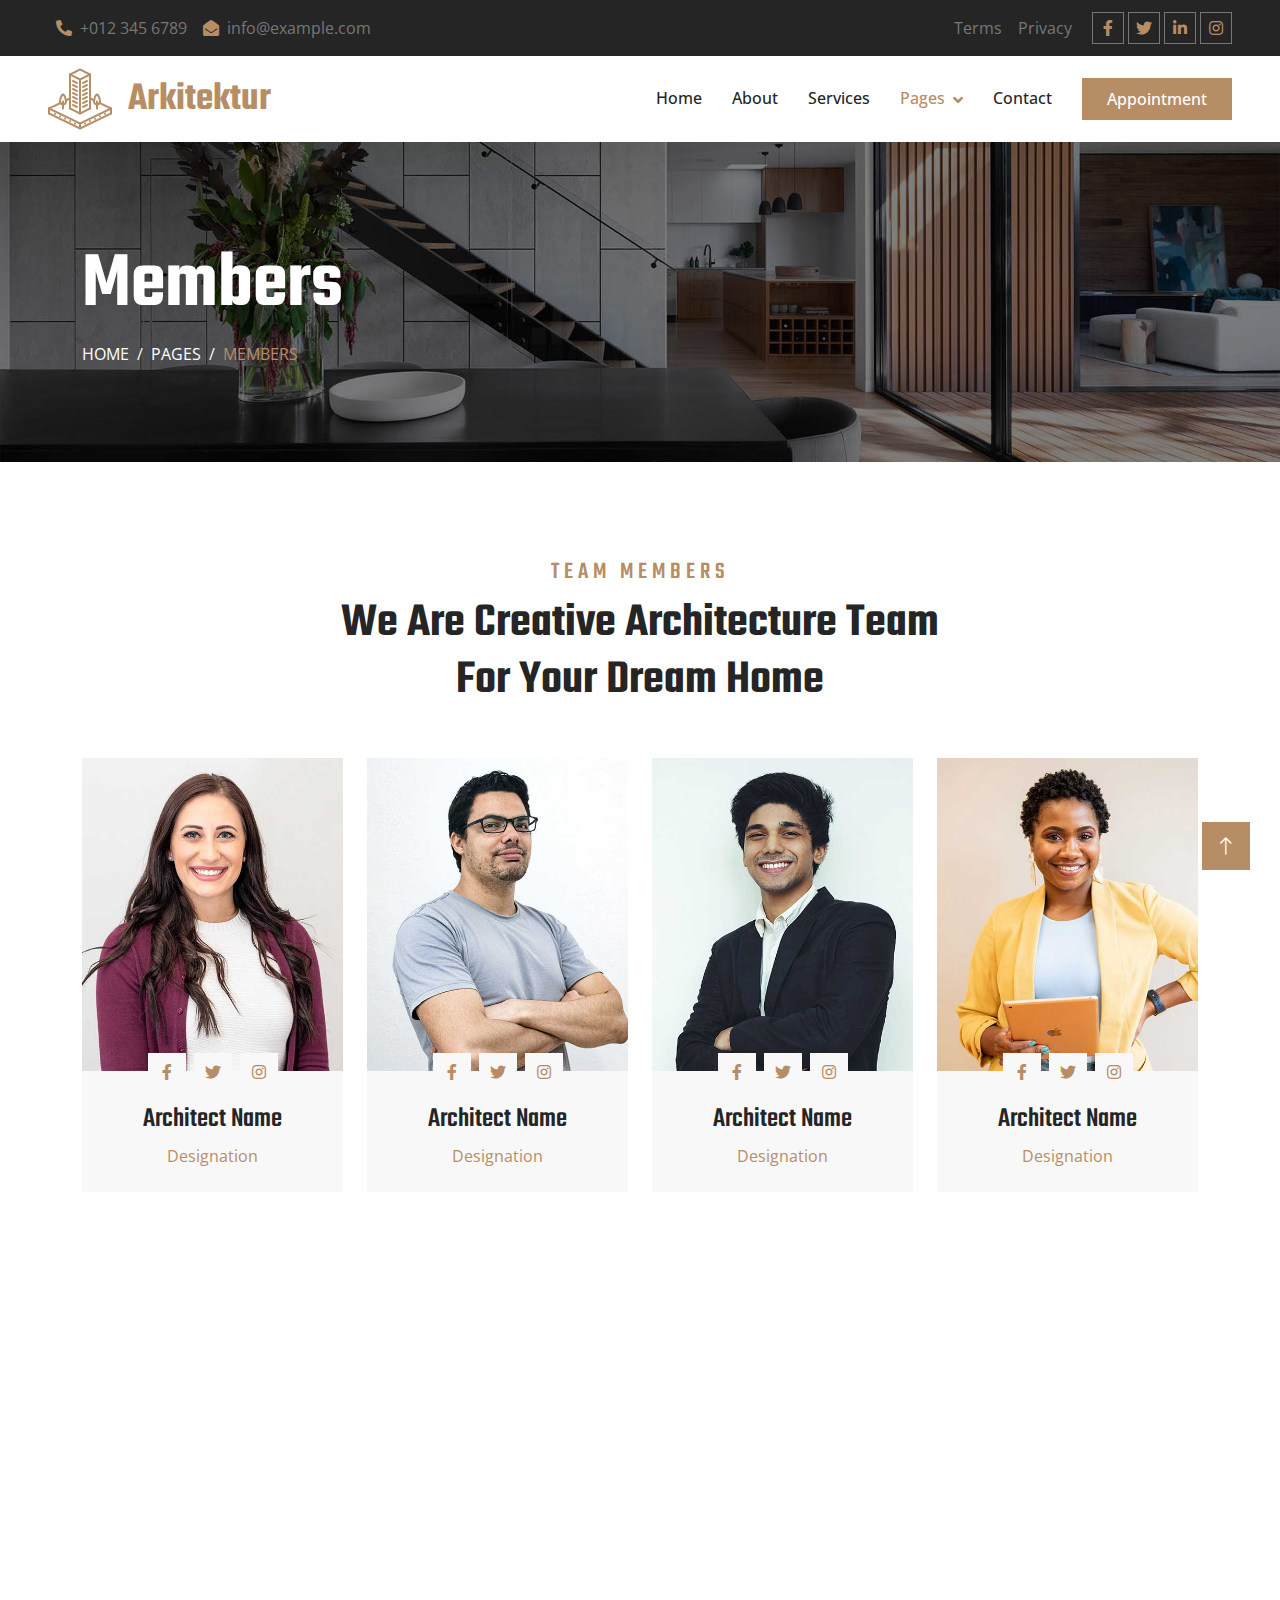
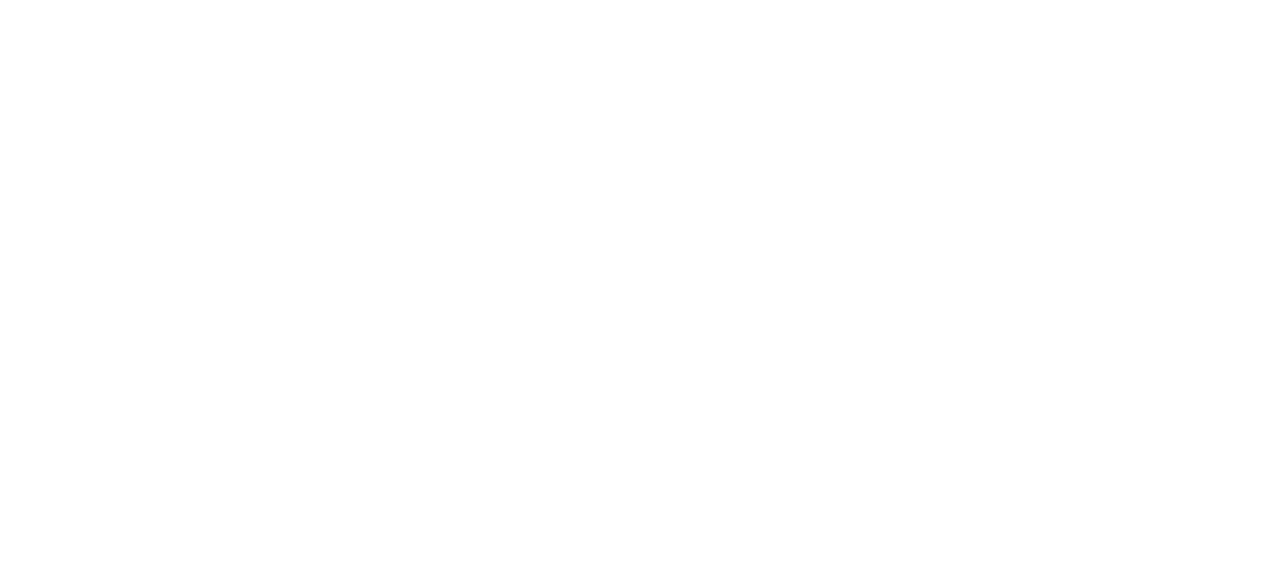
<file: Masterpiece/team.html>
<!DOCTYPE html>
<html lang="en">

<head>
    <meta charset="utf-8">
    <title>Arkitektur - Architecture HTML Template</title>
    <meta content="width=device-width, initial-scale=1.0" name="viewport">
    <meta content="" name="keywords">
    <meta content="" name="description">

    <!-- Favicon -->
    <link href="img/favicon.ico" rel="icon">

    <!-- Google Web Fonts -->
    <link rel="preconnect" href="https://fonts.googleapis.com">
    <link rel="preconnect" href="https://fonts.gstatic.com" crossorigin>
    <link href="https://fonts.googleapis.com/css2?family=Open+Sans:wght@400;500;600&family=Teko:wght@400;500;600&display=swap" rel="stylesheet">

    <!-- Icon Font Stylesheet -->
    <link href="https://cdnjs.cloudflare.com/ajax/libs/font-awesome/5.10.0/css/all.min.css" rel="stylesheet">
    <link href="https://cdn.jsdelivr.net/npm/bootstrap-icons@1.4.1/font/bootstrap-icons.css" rel="stylesheet">

    <!-- Libraries Stylesheet -->
    <link href="lib/animate/animate.min.css" rel="stylesheet">
    <link href="lib/owlcarousel/assets/owl.carousel.min.css" rel="stylesheet">
    <link href="lib/tempusdominus/css/tempusdominus-bootstrap-4.min.css" rel="stylesheet" />

    <!-- Customized Bootstrap Stylesheet -->
    <link href="css/bootstrap.min.css" rel="stylesheet">

    <!-- Template Stylesheet -->
    <link href="css/style.css" rel="stylesheet">
</head>

<body>
    <!-- Spinner Start -->
    <div id="spinner" class="show bg-white position-fixed translate-middle w-100 vh-100 top-50 start-50 d-flex align-items-center justify-content-center">
        <div class="spinner-border position-relative text-primary" style="width: 6rem; height: 6rem;" role="status"></div>
        <img class="position-absolute top-50 start-50 translate-middle" src="img/icons/icon-1.png" alt="Icon">
    </div>
    <!-- Spinner End -->


    <!-- Topbar Start -->
    <div class="container-fluid bg-dark p-0 wow fadeIn" data-wow-delay="0.1s">
        <div class="row gx-0 d-none d-lg-flex">
            <div class="col-lg-7 px-5 text-start">
                <div class="h-100 d-inline-flex align-items-center py-3 me-3">
                    <a class="text-body px-2" href="tel:+0123456789"><i class="fa fa-phone-alt text-primary me-2"></i>+012 345 6789</a>
                    <a class="text-body px-2" href="mailto:info@example.com"><i class="fa fa-envelope-open text-primary me-2"></i>info@example.com</a>
                </div>
            </div>
            <div class="col-lg-5 px-5 text-end">
                <div class="h-100 d-inline-flex align-items-center py-3 me-2">
                    <a class="text-body px-2" href="">Terms</a>
                    <a class="text-body px-2" href="">Privacy</a>
                </div>
                <div class="h-100 d-inline-flex align-items-center">
                    <a class="btn btn-sm-square btn-outline-body me-1" href=""><i class="fab fa-facebook-f"></i></a>
                    <a class="btn btn-sm-square btn-outline-body me-1" href=""><i class="fab fa-twitter"></i></a>
                    <a class="btn btn-sm-square btn-outline-body me-1" href=""><i class="fab fa-linkedin-in"></i></a>
                    <a class="btn btn-sm-square btn-outline-body me-0" href=""><i class="fab fa-instagram"></i></a>
                </div>
            </div>
        </div>
    </div>
    <!-- Topbar End -->


    <!-- Navbar Start -->
    <nav class="navbar navbar-expand-lg bg-white navbar-light sticky-top py-lg-0 px-lg-5 wow fadeIn" data-wow-delay="0.1s">
        <a href="index.html" class="navbar-brand ms-4 ms-lg-0">
            <h1 class="text-primary m-0"><img class="me-3" src="img/icons/icon-1.png" alt="Icon">Arkitektur</h1>
        </a>
        <button type="button" class="navbar-toggler me-4" data-bs-toggle="collapse" data-bs-target="#navbarCollapse">
            <span class="navbar-toggler-icon"></span>
        </button>
        <div class="collapse navbar-collapse" id="navbarCollapse">
            <div class="navbar-nav ms-auto p-4 p-lg-0">
                <a href="index.html" class="nav-item nav-link">Home</a>
                <a href="about.html" class="nav-item nav-link">About</a>
                <a href="service.html" class="nav-item nav-link">Services</a>
                <div class="nav-item dropdown">
                    <a href="#" class="nav-link dropdown-toggle active" data-bs-toggle="dropdown">Pages</a>
                    <div class="dropdown-menu border-0 m-0">
                        <a href="feature.html" class="dropdown-item">Our Features</a>
                        <a href="project.html" class="dropdown-item">Our Projects</a>
                        <a href="team.html" class="dropdown-item active">Team Members</a>
                        <a href="appointment.html" class="dropdown-item">Appointment</a>
                        <a href="testimonial.html" class="dropdown-item">Testimonial</a>
                        <a href="404.html" class="dropdown-item">404 Page</a>
                    </div>
                </div>
                <a href="contact.html" class="nav-item nav-link">Contact</a>
            </div>
            <a href="" class="btn btn-primary py-2 px-4 d-none d-lg-block">Appointment</a>
        </div>
    </nav>
    <!-- Navbar End -->


    <!-- Page Header Start -->
    <div class="container-fluid page-header py-5 mb-5 wow fadeIn" data-wow-delay="0.1s">
        <div class="container py-5">
            <h1 class="display-1 text-white animated slideInDown">Members</h1>
            <nav aria-label="breadcrumb animated slideInDown">
                <ol class="breadcrumb text-uppercase mb-0">
                    <li class="breadcrumb-item"><a class="text-white" href="#">Home</a></li>
                    <li class="breadcrumb-item"><a class="text-white" href="#">Pages</a></li>
                    <li class="breadcrumb-item text-primary active" aria-current="page">Members</li>
                </ol>
            </nav>
        </div>
    </div>
    <!-- Page Header End -->


    <!-- Team Start -->
    <div class="container-xxl py-5">
        <div class="container">
            <div class="text-center mx-auto mb-5 wow fadeInUp" data-wow-delay="0.1s" style="max-width: 600px;">
                <h4 class="section-title">Team Members</h4>
                <h1 class="display-5 mb-4">We Are Creative Architecture Team For Your Dream Home</h1>
            </div>
            <div class="row g-0 team-items">
                <div class="col-lg-3 col-md-6 wow fadeInUp" data-wow-delay="0.1s">
                    <div class="team-item position-relative">
                        <div class="position-relative">
                            <img class="img-fluid" src="img/team-1.jpg" alt="">
                            <div class="team-social text-center">
                                <a class="btn btn-square" href=""><i class="fab fa-facebook-f"></i></a>
                                <a class="btn btn-square" href=""><i class="fab fa-twitter"></i></a>
                                <a class="btn btn-square" href=""><i class="fab fa-instagram"></i></a>
                            </div>
                        </div>
                        <div class="bg-light text-center p-4">
                            <h3 class="mt-2">Architect Name</h3>
                            <span class="text-primary">Designation</span>
                        </div>
                    </div>
                </div>
                <div class="col-lg-3 col-md-6 wow fadeInUp" data-wow-delay="0.3s">
                    <div class="team-item position-relative">
                        <div class="position-relative">
                            <img class="img-fluid" src="img/team-2.jpg" alt="">
                            <div class="team-social text-center">
                                <a class="btn btn-square" href=""><i class="fab fa-facebook-f"></i></a>
                                <a class="btn btn-square" href=""><i class="fab fa-twitter"></i></a>
                                <a class="btn btn-square" href=""><i class="fab fa-instagram"></i></a>
                            </div>
                        </div>
                        <div class="bg-light text-center p-4">
                            <h3 class="mt-2">Architect Name</h3>
                            <span class="text-primary">Designation</span>
                        </div>
                    </div>
                </div>
                <div class="col-lg-3 col-md-6 wow fadeInUp" data-wow-delay="0.5s">
                    <div class="team-item position-relative">
                        <div class="position-relative">
                            <img class="img-fluid" src="img/team-3.jpg" alt="">
                            <div class="team-social text-center">
                                <a class="btn btn-square" href=""><i class="fab fa-facebook-f"></i></a>
                                <a class="btn btn-square" href=""><i class="fab fa-twitter"></i></a>
                                <a class="btn btn-square" href=""><i class="fab fa-instagram"></i></a>
                            </div>
                        </div>
                        <div class="bg-light text-center p-4">
                            <h3 class="mt-2">Architect Name</h3>
                            <span class="text-primary">Designation</span>
                        </div>
                    </div>
                </div>
                <div class="col-lg-3 col-md-6 wow fadeInUp" data-wow-delay="0.7s">
                    <div class="team-item position-relative">
                        <div class="position-relative">
                            <img class="img-fluid" src="img/team-4.jpg" alt="">
                            <div class="team-social text-center">
                                <a class="btn btn-square" href=""><i class="fab fa-facebook-f"></i></a>
                                <a class="btn btn-square" href=""><i class="fab fa-twitter"></i></a>
                                <a class="btn btn-square" href=""><i class="fab fa-instagram"></i></a>
                            </div>
                        </div>
                        <div class="bg-light text-center p-4">
                            <h3 class="mt-2">Architect Name</h3>
                            <span class="text-primary">Designation</span>
                        </div>
                    </div>
                </div>
                <div class="col-lg-3 col-md-6 wow fadeInUp" data-wow-delay="0.1s">
                    <div class="team-item position-relative">
                        <div class="position-relative">
                            <img class="img-fluid" src="img/team-2.jpg" alt="">
                            <div class="team-social text-center">
                                <a class="btn btn-square" href=""><i class="fab fa-facebook-f"></i></a>
                                <a class="btn btn-square" href=""><i class="fab fa-twitter"></i></a>
                                <a class="btn btn-square" href=""><i class="fab fa-instagram"></i></a>
                            </div>
                        </div>
                        <div class="bg-light text-center p-4">
                            <h3 class="mt-2">Architect Name</h3>
                            <span class="text-primary">Designation</span>
                        </div>
                    </div>
                </div>
                <div class="col-lg-3 col-md-6 wow fadeInUp" data-wow-delay="0.3s">
                    <div class="team-item position-relative">
                        <div class="position-relative">
                            <img class="img-fluid" src="img/team-3.jpg" alt="">
                            <div class="team-social text-center">
                                <a class="btn btn-square" href=""><i class="fab fa-facebook-f"></i></a>
                                <a class="btn btn-square" href=""><i class="fab fa-twitter"></i></a>
                                <a class="btn btn-square" href=""><i class="fab fa-instagram"></i></a>
                            </div>
                        </div>
                        <div class="bg-light text-center p-4">
                            <h3 class="mt-2">Architect Name</h3>
                            <span class="text-primary">Designation</span>
                        </div>
                    </div>
                </div>
                <div class="col-lg-3 col-md-6 wow fadeInUp" data-wow-delay="0.5s">
                    <div class="team-item position-relative">
                        <div class="position-relative">
                            <img class="img-fluid" src="img/team-4.jpg" alt="">
                            <div class="team-social text-center">
                                <a class="btn btn-square" href=""><i class="fab fa-facebook-f"></i></a>
                                <a class="btn btn-square" href=""><i class="fab fa-twitter"></i></a>
                                <a class="btn btn-square" href=""><i class="fab fa-instagram"></i></a>
                            </div>
                        </div>
                        <div class="bg-light text-center p-4">
                            <h3 class="mt-2">Architect Name</h3>
                            <span class="text-primary">Designation</span>
                        </div>
                    </div>
                </div>
                <div class="col-lg-3 col-md-6 wow fadeInUp" data-wow-delay="0.7s">
                    <div class="team-item position-relative">
                        <div class="position-relative">
                            <img class="img-fluid" src="img/team-1.jpg" alt="">
                            <div class="team-social text-center">
                                <a class="btn btn-square" href=""><i class="fab fa-facebook-f"></i></a>
                                <a class="btn btn-square" href=""><i class="fab fa-twitter"></i></a>
                                <a class="btn btn-square" href=""><i class="fab fa-instagram"></i></a>
                            </div>
                        </div>
                        <div class="bg-light text-center p-4">
                            <h3 class="mt-2">Architect Name</h3>
                            <span class="text-primary">Designation</span>
                        </div>
                    </div>
                </div>
            </div>
        </div>
    </div>
    <!-- Team End -->
        

    <!-- Footer Start -->
    <div class="container-fluid bg-dark text-body footer mt-5 pt-5 px-0 wow fadeIn" data-wow-delay="0.1s">
        <div class="container py-5">
            <div class="row g-5">
                <div class="col-lg-3 col-md-6">
                    <h3 class="text-light mb-4">Address</h3>
                    <p class="mb-2"><i class="fa fa-map-marker-alt text-primary me-3"></i>123 Street, New York, USA</p>
                    <p class="mb-2"><i class="fa fa-phone-alt text-primary me-3"></i>+012 345 67890</p>
                    <p class="mb-2"><i class="fa fa-envelope text-primary me-3"></i>info@example.com</p>
                    <div class="d-flex pt-2">
                        <a class="btn btn-square btn-outline-body me-1" href=""><i class="fab fa-twitter"></i></a>
                        <a class="btn btn-square btn-outline-body me-1" href=""><i class="fab fa-facebook-f"></i></a>
                        <a class="btn btn-square btn-outline-body me-1" href=""><i class="fab fa-youtube"></i></a>
                        <a class="btn btn-square btn-outline-body me-0" href=""><i class="fab fa-linkedin-in"></i></a>
                    </div>
                </div>
                <div class="col-lg-3 col-md-6">
                    <h3 class="text-light mb-4">Services</h3>
                    <a class="btn btn-link" href="">Architecture</a>
                    <a class="btn btn-link" href="">3D Animation</a>
                    <a class="btn btn-link" href="">House Planning</a>
                    <a class="btn btn-link" href="">Interior Design</a>
                    <a class="btn btn-link" href="">Construction</a>
                </div>
                <div class="col-lg-3 col-md-6">
                    <h3 class="text-light mb-4">Quick Links</h3>
                    <a class="btn btn-link" href="">About Us</a>
                    <a class="btn btn-link" href="">Contact Us</a>
                    <a class="btn btn-link" href="">Our Services</a>
                    <a class="btn btn-link" href="">Terms & Condition</a>
                    <a class="btn btn-link" href="">Support</a>
                </div>
                <div class="col-lg-3 col-md-6">
                    <h3 class="text-light mb-4">Newsletter</h3>
                    <p>Dolor amet sit justo amet elitr clita ipsum elitr est.</p>
                    <div class="position-relative mx-auto" style="max-width: 400px;">
                        <input class="form-control bg-transparent w-100 py-3 ps-4 pe-5" type="text" placeholder="Your email">
                        <button type="button" class="btn btn-primary py-2 position-absolute top-0 end-0 mt-2 me-2">SignUp</button>
                    </div>
                </div>
            </div>
        </div>
        <div class="container-fluid copyright">
            <div class="container">
                <div class="row">
                    <div class="col-md-6 text-center text-md-start mb-3 mb-md-0">
                        &copy; <a href="#">Your Site Name</a>, All Right Reserved.
                    </div>
                    <div class="col-md-6 text-center text-md-end">
                        <!--/*** This template is free as long as you keep the footer author’s credit link/attribution link/backlink. If you'd like to use the template without the footer author’s credit link/attribution link/backlink, you can purchase the Credit Removal License from "https://htmlcodex.com/credit-removal". Thank you for your support. ***/-->
                        Designed By <a href="https://htmlcodex.com">HTML Codex</a>
                    </div>
                </div>
            </div>
        </div>
    </div>
    <!-- Footer End -->


    <!-- Back to Top -->
    <a href="#" class="btn btn-lg btn-primary btn-lg-square back-to-top"><i class="bi bi-arrow-up"></i></a>


    <!-- JavaScript Libraries -->
    <script src="https://code.jquery.com/jquery-3.4.1.min.js"></script>
    <script src="https://cdn.jsdelivr.net/npm/bootstrap@5.0.0/dist/js/bootstrap.bundle.min.js"></script>
    <script src="lib/wow/wow.min.js"></script>
    <script src="lib/easing/easing.min.js"></script>
    <script src="lib/waypoints/waypoints.min.js"></script>
    <script src="lib/counterup/counterup.min.js"></script>
    <script src="lib/owlcarousel/owl.carousel.min.js"></script>
    <script src="lib/tempusdominus/js/moment.min.js"></script>
    <script src="lib/tempusdominus/js/moment-timezone.min.js"></script>
    <script src="lib/tempusdominus/js/tempusdominus-bootstrap-4.min.js"></script>

    <!-- Template Javascript -->
    <script src="js/main.js"></script>
</body>

</html>
</file>
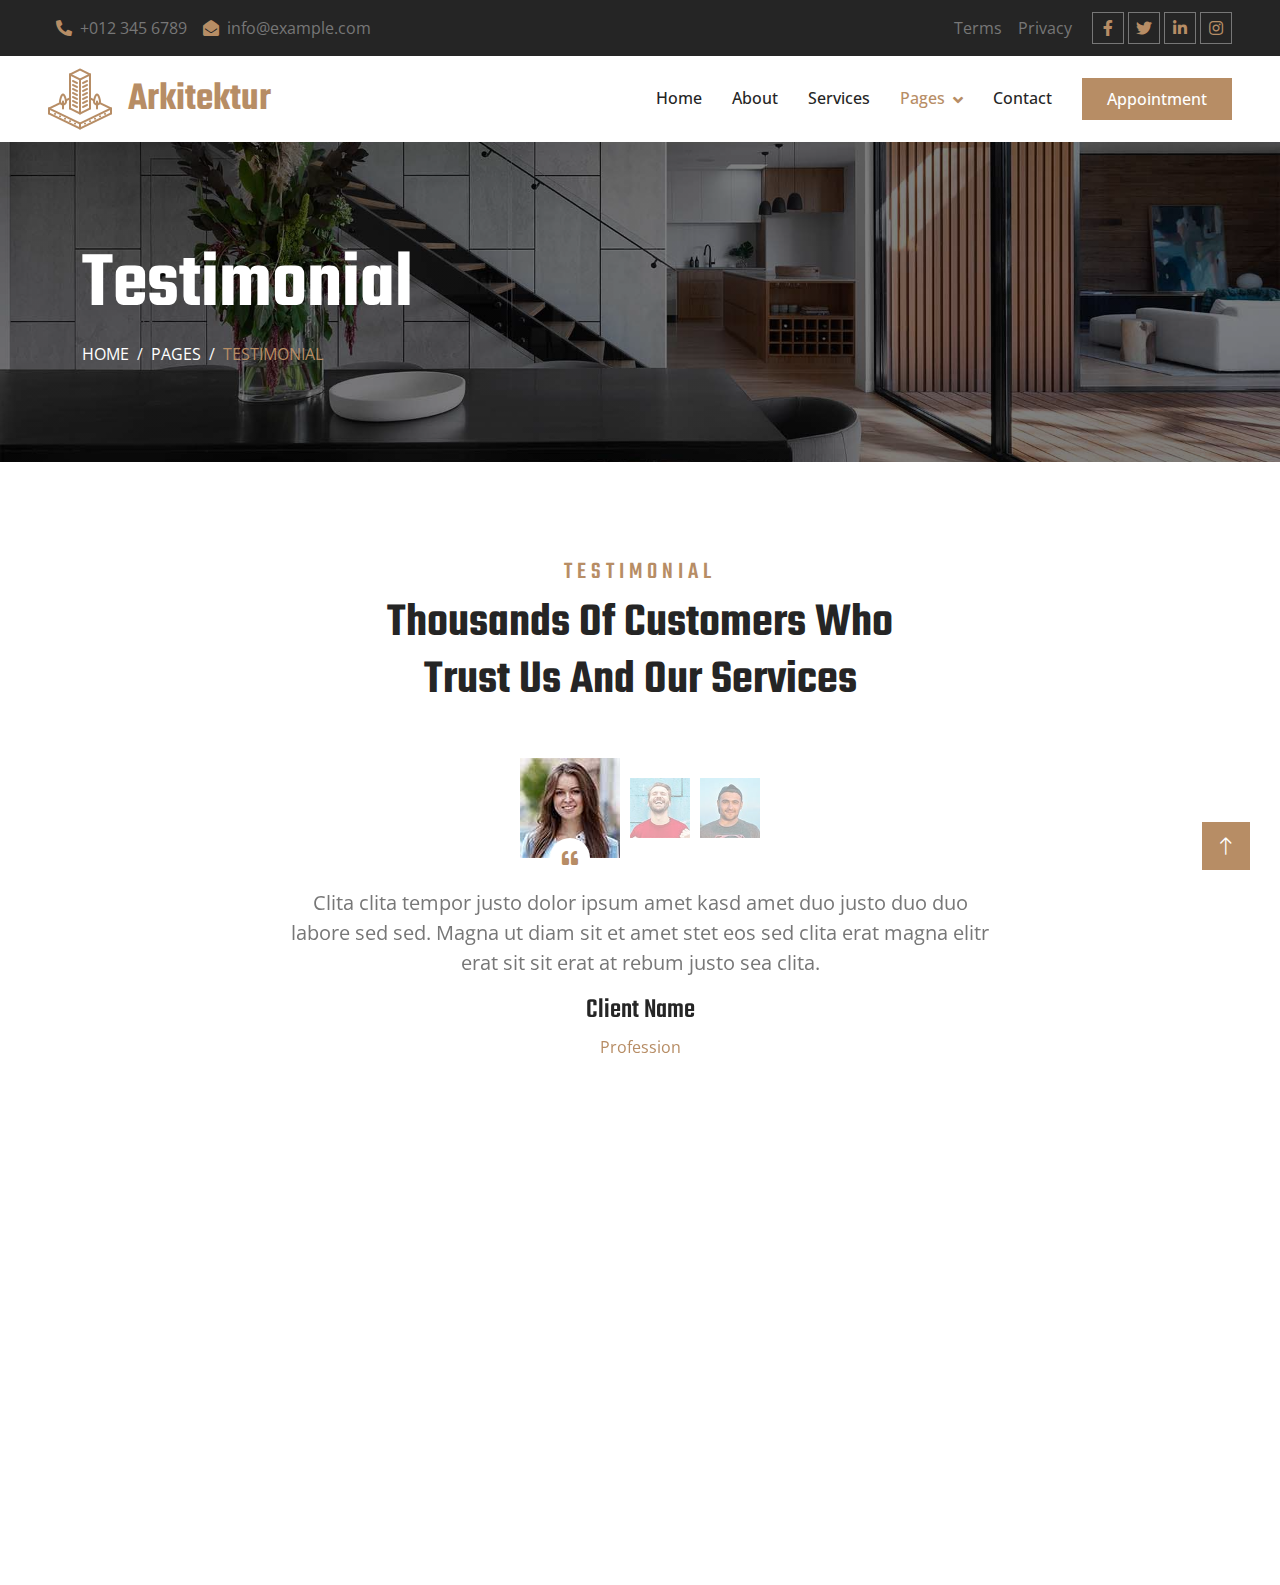
<file: Masterpiece/testimonial.html>
<!DOCTYPE html>
<html lang="en">

<head>
    <meta charset="utf-8">
    <title>Arkitektur - Architecture HTML Template</title>
    <meta content="width=device-width, initial-scale=1.0" name="viewport">
    <meta content="" name="keywords">
    <meta content="" name="description">

    <!-- Favicon -->
    <link href="img/favicon.ico" rel="icon">

    <!-- Google Web Fonts -->
    <link rel="preconnect" href="https://fonts.googleapis.com">
    <link rel="preconnect" href="https://fonts.gstatic.com" crossorigin>
    <link href="https://fonts.googleapis.com/css2?family=Open+Sans:wght@400;500;600&family=Teko:wght@400;500;600&display=swap" rel="stylesheet">

    <!-- Icon Font Stylesheet -->
    <link href="https://cdnjs.cloudflare.com/ajax/libs/font-awesome/5.10.0/css/all.min.css" rel="stylesheet">
    <link href="https://cdn.jsdelivr.net/npm/bootstrap-icons@1.4.1/font/bootstrap-icons.css" rel="stylesheet">

    <!-- Libraries Stylesheet -->
    <link href="lib/animate/animate.min.css" rel="stylesheet">
    <link href="lib/owlcarousel/assets/owl.carousel.min.css" rel="stylesheet">
    <link href="lib/tempusdominus/css/tempusdominus-bootstrap-4.min.css" rel="stylesheet" />

    <!-- Customized Bootstrap Stylesheet -->
    <link href="css/bootstrap.min.css" rel="stylesheet">

    <!-- Template Stylesheet -->
    <link href="css/style.css" rel="stylesheet">
</head>

<body>
    <!-- Spinner Start -->
    <div id="spinner" class="show bg-white position-fixed translate-middle w-100 vh-100 top-50 start-50 d-flex align-items-center justify-content-center">
        <div class="spinner-border position-relative text-primary" style="width: 6rem; height: 6rem;" role="status"></div>
        <img class="position-absolute top-50 start-50 translate-middle" src="img/icons/icon-1.png" alt="Icon">
    </div>
    <!-- Spinner End -->


    <!-- Topbar Start -->
    <div class="container-fluid bg-dark p-0 wow fadeIn" data-wow-delay="0.1s">
        <div class="row gx-0 d-none d-lg-flex">
            <div class="col-lg-7 px-5 text-start">
                <div class="h-100 d-inline-flex align-items-center py-3 me-3">
                    <a class="text-body px-2" href="tel:+0123456789"><i class="fa fa-phone-alt text-primary me-2"></i>+012 345 6789</a>
                    <a class="text-body px-2" href="mailto:info@example.com"><i class="fa fa-envelope-open text-primary me-2"></i>info@example.com</a>
                </div>
            </div>
            <div class="col-lg-5 px-5 text-end">
                <div class="h-100 d-inline-flex align-items-center py-3 me-2">
                    <a class="text-body px-2" href="">Terms</a>
                    <a class="text-body px-2" href="">Privacy</a>
                </div>
                <div class="h-100 d-inline-flex align-items-center">
                    <a class="btn btn-sm-square btn-outline-body me-1" href=""><i class="fab fa-facebook-f"></i></a>
                    <a class="btn btn-sm-square btn-outline-body me-1" href=""><i class="fab fa-twitter"></i></a>
                    <a class="btn btn-sm-square btn-outline-body me-1" href=""><i class="fab fa-linkedin-in"></i></a>
                    <a class="btn btn-sm-square btn-outline-body me-0" href=""><i class="fab fa-instagram"></i></a>
                </div>
            </div>
        </div>
    </div>
    <!-- Topbar End -->


    <!-- Navbar Start -->
    <nav class="navbar navbar-expand-lg bg-white navbar-light sticky-top py-lg-0 px-lg-5 wow fadeIn" data-wow-delay="0.1s">
        <a href="index.html" class="navbar-brand ms-4 ms-lg-0">
            <h1 class="text-primary m-0"><img class="me-3" src="img/icons/icon-1.png" alt="Icon">Arkitektur</h1>
        </a>
        <button type="button" class="navbar-toggler me-4" data-bs-toggle="collapse" data-bs-target="#navbarCollapse">
            <span class="navbar-toggler-icon"></span>
        </button>
        <div class="collapse navbar-collapse" id="navbarCollapse">
            <div class="navbar-nav ms-auto p-4 p-lg-0">
                <a href="index.html" class="nav-item nav-link">Home</a>
                <a href="about.html" class="nav-item nav-link">About</a>
                <a href="service.html" class="nav-item nav-link">Services</a>
                <div class="nav-item dropdown">
                    <a href="#" class="nav-link dropdown-toggle active" data-bs-toggle="dropdown">Pages</a>
                    <div class="dropdown-menu border-0 m-0">
                        <a href="feature.html" class="dropdown-item">Our Features</a>
                        <a href="project.html" class="dropdown-item">Our Projects</a>
                        <a href="team.html" class="dropdown-item">Team Members</a>
                        <a href="appointment.html" class="dropdown-item">Appointment</a>
                        <a href="testimonial.html" class="dropdown-item active">Testimonial</a>
                        <a href="404.html" class="dropdown-item">404 Page</a>
                    </div>
                </div>
                <a href="contact.html" class="nav-item nav-link">Contact</a>
            </div>
            <a href="" class="btn btn-primary py-2 px-4 d-none d-lg-block">Appointment</a>
        </div>
    </nav>
    <!-- Navbar End -->


    <!-- Page Header Start -->
    <div class="container-fluid page-header py-5 mb-5 wow fadeIn" data-wow-delay="0.1s">
        <div class="container py-5">
            <h1 class="display-1 text-white animated slideInDown">Testimonial</h1>
            <nav aria-label="breadcrumb animated slideInDown">
                <ol class="breadcrumb text-uppercase mb-0">
                    <li class="breadcrumb-item"><a class="text-white" href="#">Home</a></li>
                    <li class="breadcrumb-item"><a class="text-white" href="#">Pages</a></li>
                    <li class="breadcrumb-item text-primary active" aria-current="page">Testimonial</li>
                </ol>
            </nav>
        </div>
    </div>
    <!-- Page Header End -->


    <!-- Testimonial Start -->
    <div class="container-xxl py-5">
        <div class="container">
            <div class="text-center mx-auto mb-5 wow fadeInUp" data-wow-delay="0.1s" style="max-width: 600px;">
                <h4 class="section-title">Testimonial</h4>
                <h1 class="display-5 mb-4">Thousands Of Customers Who Trust Us And Our Services</h1>
            </div>
            <div class="owl-carousel testimonial-carousel wow fadeInUp" data-wow-delay="0.1s">
                <div class="testimonial-item text-center" data-dot="<img class='img-fluid' src='img/testimonial-1.jpg' alt=''>">
                    <p class="fs-5">Clita clita tempor justo dolor ipsum amet kasd amet duo justo duo duo labore sed sed. Magna ut diam sit et amet stet eos sed clita erat magna elitr erat sit sit erat at rebum justo sea clita.</p>
                    <h3>Client Name</h3>
                    <span class="text-primary">Profession</span>
                </div>
                <div class="testimonial-item text-center" data-dot="<img class='img-fluid' src='img/testimonial-2.jpg' alt=''>">
                    <p class="fs-5">Clita clita tempor justo dolor ipsum amet kasd amet duo justo duo duo labore sed sed. Magna ut diam sit et amet stet eos sed clita erat magna elitr erat sit sit erat at rebum justo sea clita.</p>
                    <h3>Client Name</h3>
                    <span class="text-primary">Profession</span>
                </div>
                <div class="testimonial-item text-center" data-dot="<img class='img-fluid' src='img/testimonial-3.jpg' alt=''>">
                    <p class="fs-5">Clita clita tempor justo dolor ipsum amet kasd amet duo justo duo duo labore sed sed. Magna ut diam sit et amet stet eos sed clita erat magna elitr erat sit sit erat at rebum justo sea clita.</p>
                    <h3>Client Name</h3>
                    <span class="text-primary">Profession</span>
                </div>
            </div>      
        </div>
    </div>
    <!-- Testimonial End -->
        

    <!-- Footer Start -->
    <div class="container-fluid bg-dark text-body footer mt-5 pt-5 px-0 wow fadeIn" data-wow-delay="0.1s">
        <div class="container py-5">
            <div class="row g-5">
                <div class="col-lg-3 col-md-6">
                    <h3 class="text-light mb-4">Address</h3>
                    <p class="mb-2"><i class="fa fa-map-marker-alt text-primary me-3"></i>123 Street, New York, USA</p>
                    <p class="mb-2"><i class="fa fa-phone-alt text-primary me-3"></i>+012 345 67890</p>
                    <p class="mb-2"><i class="fa fa-envelope text-primary me-3"></i>info@example.com</p>
                    <div class="d-flex pt-2">
                        <a class="btn btn-square btn-outline-body me-1" href=""><i class="fab fa-twitter"></i></a>
                        <a class="btn btn-square btn-outline-body me-1" href=""><i class="fab fa-facebook-f"></i></a>
                        <a class="btn btn-square btn-outline-body me-1" href=""><i class="fab fa-youtube"></i></a>
                        <a class="btn btn-square btn-outline-body me-0" href=""><i class="fab fa-linkedin-in"></i></a>
                    </div>
                </div>
                <div class="col-lg-3 col-md-6">
                    <h3 class="text-light mb-4">Services</h3>
                    <a class="btn btn-link" href="">Architecture</a>
                    <a class="btn btn-link" href="">3D Animation</a>
                    <a class="btn btn-link" href="">House Planning</a>
                    <a class="btn btn-link" href="">Interior Design</a>
                    <a class="btn btn-link" href="">Construction</a>
                </div>
                <div class="col-lg-3 col-md-6">
                    <h3 class="text-light mb-4">Quick Links</h3>
                    <a class="btn btn-link" href="">About Us</a>
                    <a class="btn btn-link" href="">Contact Us</a>
                    <a class="btn btn-link" href="">Our Services</a>
                    <a class="btn btn-link" href="">Terms & Condition</a>
                    <a class="btn btn-link" href="">Support</a>
                </div>
                <div class="col-lg-3 col-md-6">
                    <h3 class="text-light mb-4">Newsletter</h3>
                    <p>Dolor amet sit justo amet elitr clita ipsum elitr est.</p>
                    <div class="position-relative mx-auto" style="max-width: 400px;">
                        <input class="form-control bg-transparent w-100 py-3 ps-4 pe-5" type="text" placeholder="Your email">
                        <button type="button" class="btn btn-primary py-2 position-absolute top-0 end-0 mt-2 me-2">SignUp</button>
                    </div>
                </div>
            </div>
        </div>
        <div class="container-fluid copyright">
            <div class="container">
                <div class="row">
                    <div class="col-md-6 text-center text-md-start mb-3 mb-md-0">
                        &copy; <a href="#">Your Site Name</a>, All Right Reserved.
                    </div>
                    <div class="col-md-6 text-center text-md-end">
                        <!--/*** This template is free as long as you keep the footer author’s credit link/attribution link/backlink. If you'd like to use the template without the footer author’s credit link/attribution link/backlink, you can purchase the Credit Removal License from "https://htmlcodex.com/credit-removal". Thank you for your support. ***/-->
                        Designed By <a href="https://htmlcodex.com">HTML Codex</a>
                    </div>
                </div>
            </div>
        </div>
    </div>
    <!-- Footer End -->


    <!-- Back to Top -->
    <a href="#" class="btn btn-lg btn-primary btn-lg-square back-to-top"><i class="bi bi-arrow-up"></i></a>


    <!-- JavaScript Libraries -->
    <script src="https://code.jquery.com/jquery-3.4.1.min.js"></script>
    <script src="https://cdn.jsdelivr.net/npm/bootstrap@5.0.0/dist/js/bootstrap.bundle.min.js"></script>
    <script src="lib/wow/wow.min.js"></script>
    <script src="lib/easing/easing.min.js"></script>
    <script src="lib/waypoints/waypoints.min.js"></script>
    <script src="lib/counterup/counterup.min.js"></script>
    <script src="lib/owlcarousel/owl.carousel.min.js"></script>
    <script src="lib/tempusdominus/js/moment.min.js"></script>
    <script src="lib/tempusdominus/js/moment-timezone.min.js"></script>
    <script src="lib/tempusdominus/js/tempusdominus-bootstrap-4.min.js"></script>

    <!-- Template Javascript -->
    <script src="js/main.js"></script>
</body>

</html>
</file>
<file: Masterpiece/css/style.css>
/********** Template CSS **********/
:root {
    --primary: #B78D65;
    --light: #F8F8F8;
    --dark: #252525;
}

h1,
h2,
.h1,
.h2,
.fw-bold {
    font-weight: 600 !important;
}

h3,
h4,
.h3,
.h4,
.fw-medium {
    font-weight: 500 !important;
}

h5,
h6,
.h5,
.h6,
.fw-normal {
    font-weight: 400 !important;
}

.back-to-top {
    position: fixed;
    display: none;
    right: 30px;
    bottom: 30px;
    z-index: 99;
}


/*** Spinner ***/
#spinner {
    opacity: 0;
    visibility: hidden;
    transition: opacity .5s ease-out, visibility 0s linear .5s;
    z-index: 99999;
}

#spinner.show {
    transition: opacity .5s ease-out, visibility 0s linear 0s;
    visibility: visible;
    opacity: 1;
}


/*** Button ***/
.btn {
    font-weight: 500;
    transition: .5s;
}

.btn.btn-primary,
.btn.btn-secondary {
    color: #FFFFFF;
}

.btn-square {
    width: 38px;
    height: 38px;
}

.btn-sm-square {
    width: 32px;
    height: 32px;
}

.btn-lg-square {
    width: 48px;
    height: 48px;
}

.btn-square,
.btn-sm-square,
.btn-lg-square {
    padding: 0;
    display: flex;
    align-items: center;
    justify-content: center;
    font-weight: normal;
}

.btn-outline-body {
    color: var(--primary);
    border-color: #777777;
}

.btn-outline-body:hover {
    color: #FFFFFF;
    background: var(--primary);
    border-color: var(--primary);
}


/*** Navbar ***/
.navbar .dropdown-toggle::after {
    border: none;
    content: "\f107";
    font-family: "Font Awesome 5 Free";
    font-weight: 900;
    vertical-align: middle;
    margin-left: 8px;
}

.navbar .navbar-nav .nav-link {
    margin-right: 30px;
    padding: 30px 0;
    color: var(--dark);
    font-weight: 500;
    outline: none;
}

.navbar .navbar-nav .nav-link:hover,
.navbar .navbar-nav .nav-link.active {
    color: var(--primary);
}

.navbar.sticky-top {
    top: -100px;
    transition: .5s;
}

@media (max-width: 991.98px) {
    .navbar .navbar-nav .nav-link {
        margin-right: 0;
        padding: 10px 0;
    }

    .navbar .navbar-nav {
        border-top: 1px solid #EEEEEE;
    }
}

@media (min-width: 992px) {
    .navbar .nav-item .dropdown-menu {
        display: block;
        visibility: hidden;
        top: 100%;
        transform: rotateX(-75deg);
        transform-origin: 0% 0%;
        transition: .5s;
        opacity: 0;
    }

    .navbar .nav-item:hover .dropdown-menu {
        transform: rotateX(0deg);
        visibility: visible;
        transition: .5s;
        opacity: 1;
    }
}


/*** Header ***/
.owl-carousel-inner {
    position: absolute;
    width: 100%;
    height: 100%;
    top: 0;
    left: 0;
    display: flex;
    align-items: center;
    background: rgba(0, 0, 0, .5);
}

@media (max-width: 768px) {
    .header-carousel .owl-carousel-item {
        position: relative;
        min-height: 500px;
    }

    .header-carousel .owl-carousel-item img {
        position: absolute;
        width: 100%;
        height: 100%;
        object-fit: cover;
    }

    .header-carousel .owl-carousel-item p {
        font-size: 16px !important;
    }
}

.header-carousel .owl-dots {
    position: absolute;
    width: 60px;
    height: 100%;
    top: 0;
    right: 30px;
    display: flex;
    flex-direction: column;
    align-items: center;
    justify-content: center;
}

.header-carousel .owl-dots .owl-dot {
    position: relative;
    width: 45px;
    height: 45px;
    margin: 5px 0;
    background: var(--dark);
    transition: .5s;
}

.header-carousel .owl-dots .owl-dot.active {
    width: 60px;
    height: 60px;
}

.header-carousel .owl-dots .owl-dot img {
    position: absolute;
    width: 100%;
    height: 100%;
    object-fit: cover;
    padding: 2px;
    transition: .5s;
    opacity: .3;
}

.header-carousel .owl-dots .owl-dot.active img {
    opacity: 1;
}

.page-header {
    background: linear-gradient(rgba(0, 0, 0, .5), rgba(0, 0, 0, .5)), url(../img/carousel-1.jpg) center center no-repeat;
    background-size: cover;
}

.breadcrumb-item+.breadcrumb-item::before {
    color: var(--light);
}


/*** Section Title ***/
.section-title {
    color: var(--primary);
    font-weight: 600;
    letter-spacing: 5px;
    text-transform: uppercase;
}


/*** Facts ***/
.fact-item .fact-icon {
    width: 120px;
    height: 120px;
    margin-top: -60px;
    margin-bottom: 1.5rem;
    display: inline-flex;
    align-items: center;
    justify-content: center;
    background: #FFFFFF;
    border-radius: 120px;
    transition: .5s;
}

.fact-item:hover .fact-icon {
    background: var(--dark);
}

.fact-item .fact-icon i {
    color: var(--primary);
    transition: .5;
}

.fact-item:hover .fact-icon i {
    color: #FFFFFF;
}


/*** About & Feature ***/

.about-img {
    position: relative;
    height: 100%;
    min-height: 400px;
}

.about-img img {
    position: absolute;
    width: 60%;
    height: 80%;
    object-fit: cover;
}

.about-img img:last-child {
    margin: 20% 0 0 40%;
}

.about-img::before {
    position: absolute;
    content: "";
    width: 60%;
    height: 80%;
    top: 10%;
    left: 20%;
    border: 5px solid var(--primary);
    z-index: -1;
}


/*** Service ***/
.service-item .bg-img {
    position: absolute;
    width: 100%;
    height: 100%;
    object-fit: cover;
    z-index: -1;
}

.service-item .service-text {
    background: var(--light);
    transition: .5s;
}

.service-item:hover .service-text {
    background: rgba(0, 0, 0, .7);
}

.service-item * {
    transition: .5;
}

.service-item:hover * {
    color: #FFFFFF;
}

.service-item .btn {
    width: 40px;
    height: 40px;
    display: inline-flex;
    align-items: center;
    color: var(--dark);
    background: #FFFFFF;
    white-space: nowrap;
    overflow: hidden;
    transition: .5s;
}

.service-item:hover .btn {
    width: 140px;
}


/*** Project ***/
.project .nav .nav-link {
    background: var(--light);
    transition: .5s;
}

.project .nav .nav-link.active {
    background: var(--primary);
}

.project .nav .nav-link.active h3 {
    color: #FFFFFF !important;
}


/*** Team ***/
.team-items {
    margin: -.75rem;
}

.team-item {
    padding: .75rem;
}

.team-item::after {
    position: absolute;
    content: "";
    width: 100%;
    height: 0;
    top: 0;
    left: 0;
    background: #FFFFFF;
    transition: .5s;
    z-index: -1;
}

.team-item:hover::after {
    height: 100%;
    background: var(--primary);
}

.team-item .team-social {
    position: absolute;
    width: 100%;
    bottom: -20px;
    left: 0;
}

.team-item .team-social .btn {
    display: inline-flex;
    margin: 0 2px;
    color: var(--primary);
    background: var(--light);
}

.team-item .team-social .btn:hover {
    color: #FFFFFF;
    background: var(--primary);
}


/*** Appointment ***/
.bootstrap-datetimepicker-widget.bottom {
    top: auto !important;
}

.bootstrap-datetimepicker-widget .table * {
    border-bottom-width: 0px;
}

.bootstrap-datetimepicker-widget .table th {
    font-weight: 500;
}

.bootstrap-datetimepicker-widget.dropdown-menu {
    padding: 10px;
    border-radius: 2px;
}

.bootstrap-datetimepicker-widget table td.active,
.bootstrap-datetimepicker-widget table td.active:hover {
    background: var(--primary);
}

.bootstrap-datetimepicker-widget table td.today::before {
    border-bottom-color: var(--primary);
}


/*** Testimonial ***/
.testimonial-carousel {
    display: flex !important;
    flex-direction: column-reverse;
    max-width: 700px;
    margin: 0 auto;
}

.testimonial-carousel .owl-dots {
    height: 100px;
    display: flex;
    align-items: center;
    justify-content: center;
    margin-bottom: 30px;
}

.testimonial-carousel .owl-dots .owl-dot {
    position: relative;
    width: 60px;
    height: 60px;
    margin: 0 5px;
    transition: .5s;
}

.testimonial-carousel .owl-dots .owl-dot.active {
    width: 100px;
    height: 100px;
}

.testimonial-carousel .owl-dots .owl-dot::after {
    position: absolute;
    width: 40px;
    height: 40px;
    bottom: -20px;
    left: 50%;
    transform: translateX(-50%);
    display: flex;
    align-items: center;
    justify-content: center;
    content: "\f10d";
    font-family: "Font Awesome 5 Free";
    font-weight: 900;
    color: var(--primary);
    background: #FFFFFF;
    border-radius: 40px;
    transition: .5s;
    opacity: 0;
}

.testimonial-carousel .owl-dots .owl-dot.active::after {
    opacity: 1;
}

.testimonial-carousel .owl-dots .owl-dot img {
    opacity: .4;
    transition: .5s;
}

.testimonial-carousel .owl-dots .owl-dot.active img {
    opacity: 1;
}


/*** Footer ***/
.footer .btn.btn-link {
    display: block;
    margin-bottom: 5px;
    padding: 0;
    text-align: left;
    color: #777777;
    font-weight: normal;
    text-transform: capitalize;
    transition: .3s;
}

.footer .btn.btn-link::before {
    position: relative;
    content: "\f105";
    font-family: "Font Awesome 5 Free";
    font-weight: 900;
    color: var(--primary);
    margin-right: 10px;
}

.footer .btn.btn-link:hover {
    color: var(--primary);
    letter-spacing: 1px;
    box-shadow: none;
}

.footer .form-control {
    border-color: #777777;
}

.footer .copyright {
    padding: 25px 0;
    font-size: 15px;
    border-top: 1px solid rgba(256, 256, 256, .1);
}

.footer .copyright a {
    color: var(--light);
}

.footer .copyright a:hover {
    color: var(--primary);
}
</file>
